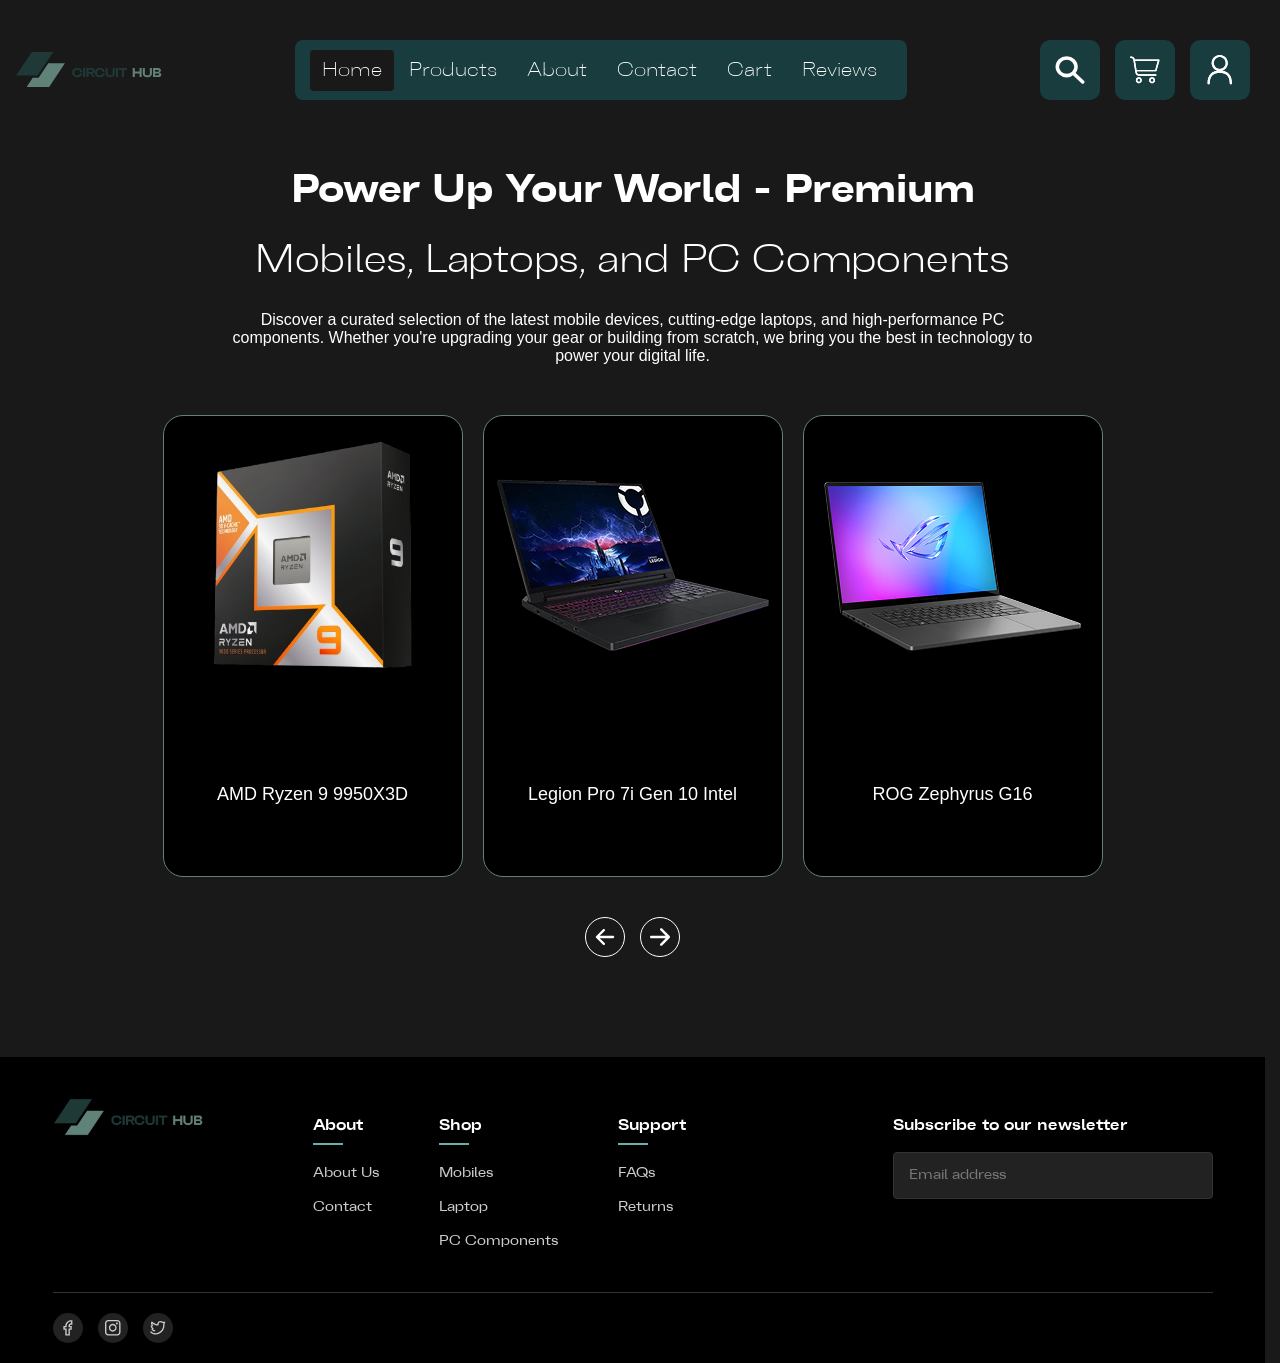
<file: index.html>
<!doctype html>
<html lang="en">
<head>
    <meta charset="UTF-8">
    <meta name="viewport"
          content="width=device-width, user-scalable=no, initial-scale=1.0, maximum-scale=1.0, minimum-scale=1.0">
    <meta http-equiv="X-UA-Compatible" content="ie=edge">
    <title>PC-Components Store</title>
    <script src="./js/scriptmain.js" defer></script>
    <link rel="stylesheet" href="style.css"/>
    <link rel="icon" href="icons/favicon%20icon.png" type="image/x-icon">
</head>
<body>

<header class="header">
    <div class="header-inner">

        <!-- Логотип -->
        <div class="header-left">
            <div class="logo-bar"></div>
            <img src="icons/logo.svg" alt="Circuit Hub" class="logo-img">
        </div>

        <!-- Гамбургер (для мобильных) -->
        <div class="hamburger" id="hamburger">
            <span></span>
            <span></span>
            <span></span>
        </div>

        <!-- Главное меню -->
        <nav class="header-nav" id="header-nav">
            <ul class="nav-list">
                <li><a href="#" class="nav-link active">Home</a></li>
                <li><a href="product.html" class="nav-link">Products</a></li>
                <li><a href="about.html" class="nav-link">About</a></li>
                <li><a href="contact.html" class="nav-link">Contact</a></li>
                <li><a href="shoppingcart.html" class="nav-link">Cart</a></li>
                <li><a href="review.html" class="nav-link">Reviews</a></li>
            </ul>
        </nav>

        <!-- Иконки справа -->
        <div class="header-right">
            <button class="icon-btn" aria-label="Search">
                <img src="icons/search.svg" alt="">
            </button>
            <button class="icon-btn" aria-label="Shopping Cart">
                <img src="icons/cart_home.svg" alt="">
            </button>
            <button class="icon-btn" aria-label="Profile">
                <img src="icons/profile.svg" alt="">
            </button>
        </div>

    </div>
</header>
<section class="hero-section">
    <h1 class="hero-title">Power Up Your World - Premium</h1>
    <h2 class="hero-subtitle">Mobiles, Laptops, and PC Components</h2>
    <p class="hero-description">
        Discover a curated selection of the latest mobile devices, cutting-edge laptops, and high-performance PC components. Whether you're upgrading your gear or building from scratch, we bring you the best in technology to power your digital life.
    </p>

    <div class="slider-container">
        <div class="slider" id="product-slider">
            <div class="product-card">
                <div class="product-images">
                    <img src="./images/home_images/9950x3d.png" alt="Intel Core i9 9950X3D">
                </div>
                <div class="product-name">AMD Ryzen 9 9950X3D</div>
            </div>

            <div class="product-card">
                <div class="product-images">
                    <img src="./images/home_images/Legion Pro 7i Gen 10 Intel.png" alt="Legion Pro 7i Gen 10 Intel">
                </div>
                <div class="product-name">Legion Pro 7i Gen 10 Intel</div>
            </div>

            <div class="product-card">
                <div class="product-images">
                    <img src="./images/home_images/ROG Zephyrus G16.png" alt="ROG Zephyrus G16">
                </div>
                <div class="product-name">ROG Zephyrus G16</div>
            </div>

            <div class="product-card">
                <div class="product-images">
                    <img src="./images/home_images/4070s.png" alt="Asus GeForce RTX 4070">
                </div>
                <div class="product-name">GeForce RTX 5070 Ti </div>
            </div>

            <div class="product-card">
                <div class="product-images">
                    <img src="./images/home_images/AMD Ryzen 7 9800X3D.png" alt="AMD Ryzen 7 9800X3D">
                </div>
                <div class="product-name">AMD Ryzen 7 9800X3D</div>
            </div>

            <div class="product-card">
                <div class="product-images">
                    <img src="./images/home_images/Apple iPhone 16 Pro Max.png" alt="Apple iPhone 16 Pro Max">
                </div>
                <div class="product-name">Apple iPhone 16 Pro Max</div>
            </div>

            <div class="product-card">
                <div class="product-images">
                    <img src="./images/home_images/5070ti.png" alt="RTX 5080">
                </div>
                <div class="product-name">GeForce RTX 5070 Ti</div>
            </div>
        </div>
    </div>

    <div class="slider-controls">
        <button class="slider-arrow" id="prev-btn">
            <img src="./icons/left-arrow.svg" alt="Previous">
        </button>
        <button class="slider-arrow" id="next-btn">
            <img src="./icons/right-arrow.svg" alt="Next">
        </button>
    </div>
</section>


</body>
<footer class="footer">
    <div class="footer-content">
        <div class="footer-top">
            <div class="footer-logo">
                <!-- Circuit Hub Logo -->
                <img src="./icons/Group 19.png" alt="Circuit Hub Logo">
            </div>

            <div class="footer-nav">
                <div class="nav-column">
                    <h3>About</h3>
                    <ul>
                        <li><a href="#">About Us</a></li>
                        <li><a href="#">Contact</a></li>
                    </ul>
                </div>

                <div class="nav-column">
                    <h3>Shop</h3>
                    <ul>
                        <li><a href="#">Mobiles</a></li>
                        <li><a href="#">Laptop</a></li>
                        <li><a href="#">PC Components</a></li>
                    </ul>
                </div>

                <div class="nav-column">
                    <h3>Support</h3>
                    <ul>
                        <li><a href="#">FAQs</a></li>
                        <li><a href="#">Returns</a></li>
                    </ul>
                </div>
            </div>

            <div class="footer-newsletter">
                <h3>Subscribe to our newsletter</h3>
                <input type="email" placeholder="Email address">
            </div>
        </div>

        <div class="footer-bottom">
            <div class="social-icons">
                <!-- Social Media Icons -->
                <a href="#" class="social-icon">
                    <img src="./icons/fa.svg" alt="Facebook">
                </a>
                <a href="#" class="social-icon">
                    <img src="./icons/ins.svg" alt="Instagram">
                </a>
                <a href="#" class="social-icon">
                    <img src="./icons/tw.svg" alt="Twitter">
                </a>
            </div>
        </div>
    </div>
</footer>
</html>
</file>
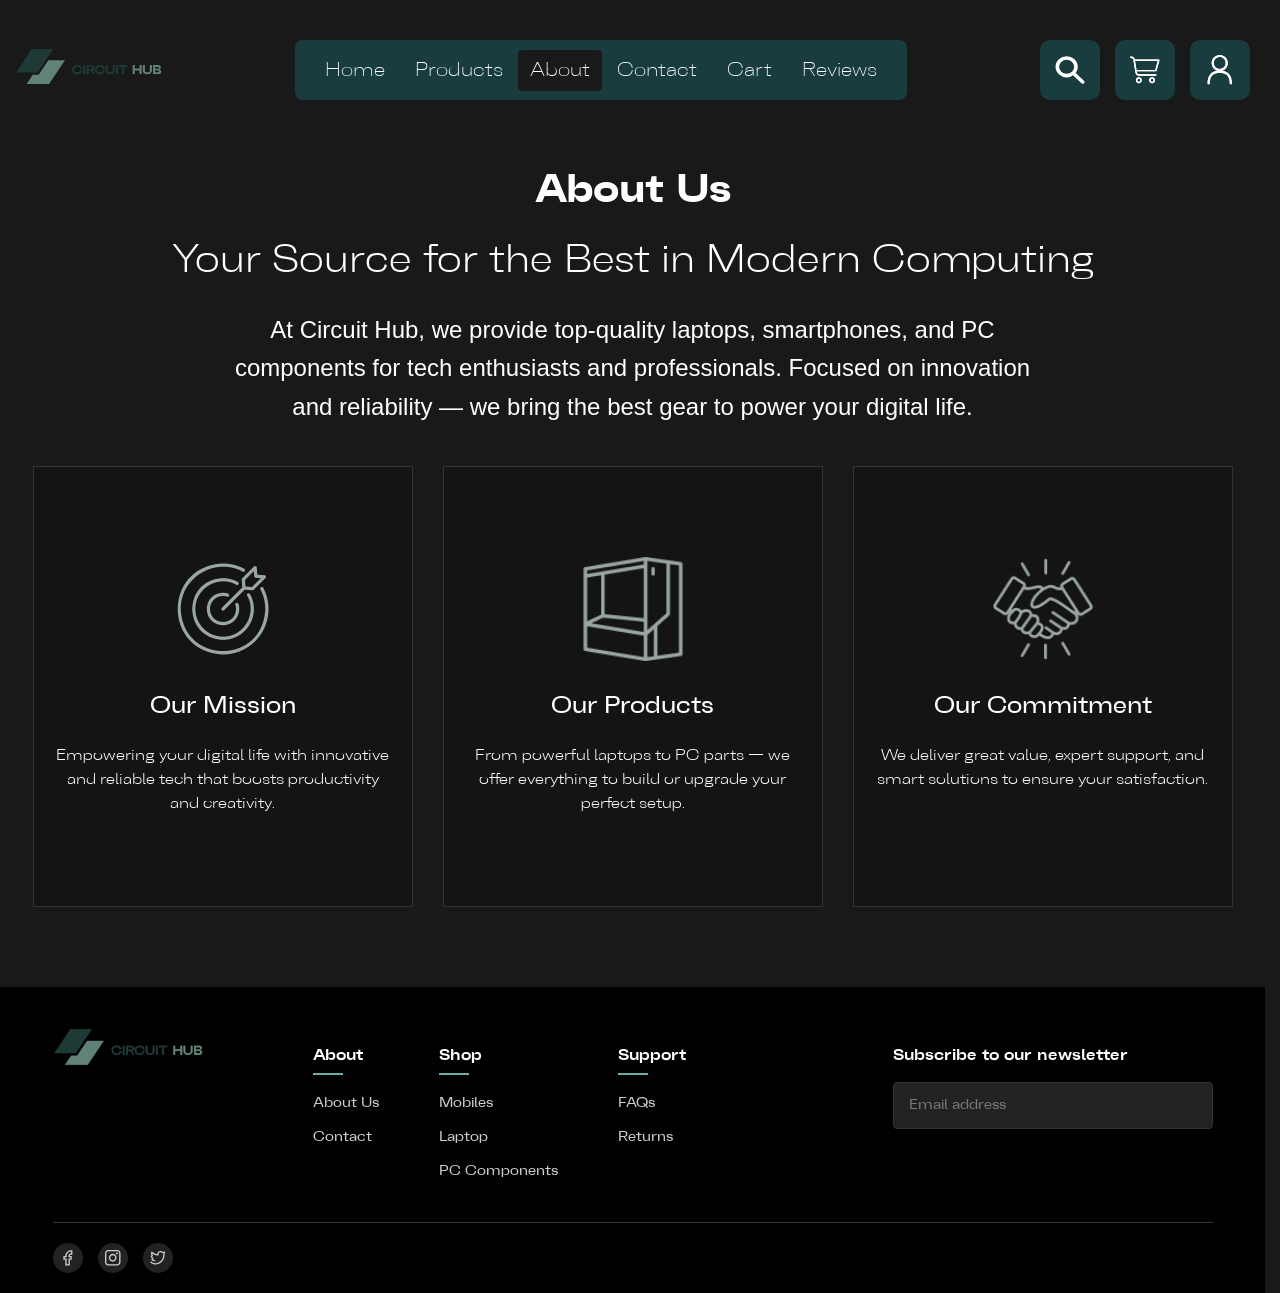
<file: about.html>
<!doctype html>
<html lang="en">
<head>
  <meta charset="UTF-8">
  <meta name="description" content="About Circuit Hub — наша миссия, продукты и приверженность качеству.">
  <meta name="viewport" content="width=device-width, initial-scale=1">
  <title>About — Circuit Hub</title>
  <link rel="icon" href="icons/favicon icon.png" type="image/x-icon">
  <link rel="stylesheet" href="style.css">
  <script src="/js/script.js" defer></script>
</head>
<body>

<header class="header" role="banner">
  <div class="header-inner">
    <!-- Логотип -->
    <div class="header-left">
      <div class="logo-bar" aria-hidden="true"></div>
      <a href="index.html" aria-label="Перейти на главную">
        <img src="icons/logo.svg" alt="Circuit Hub logo" class="logo-img">
      </a>
    </div>

    <!-- Гамбургер (для мобильных) -->
    <div class="hamburger" id="hamburger">
      <span></span>
      <span></span>
      <span></span>
    </div>

    <!-- Главное меню -->
    <nav class="header-nav" id="header-nav" aria-label="Главное меню">
      <ul class="nav-list">
        <li><a href="index.html" class="nav-link">Home</a></li>
        <li><a href="product.html" class="nav-link">Products</a></li>
        <li>
          <a
                  href="about.html"
                  class="nav-link active"
                  aria-current="page"
          >About</a>
        </li>
        <li><a href="contact.html" class="nav-link">Contact</a></li>
        <li><a href="shoppingcart.html" class="nav-link">Cart</a></li>
        <li><a href="review.html" class="nav-link">Reviews</a></li>
      </ul>
    </nav>

    <!-- Иконки справа -->
    <div class="header-right">
      <button type="button" class="icon-btn" aria-label="Поиск">
        <img src="icons/search.svg" alt="">
      </button>
      <button type="button" class="icon-btn" aria-label="Корзина">
        <img src="icons/cart_home.svg" alt="">
      </button>
      <button type="button" class="icon-btn" aria-label="Профиль">
        <img src="icons/profile.svg" alt="">
      </button>
    </div>
  </div>
</header>

<main role="main">
  <!-- Hero Section -->
  <section class="hero-section">
    <div class="hero-content">
      <h1 class="hero-title">About Us</h1>
      <p class="hero-subtitle">Your Source for the Best in Modern Computing</p>

      <div class="hero-description">
        <p>
          At Circuit Hub, we provide top-quality laptops, smartphones, and PC components
          for tech enthusiasts and professionals. Focused on innovation and reliability —
          we bring the best gear to power your digital life.
        </p>
      </div>

      <div class="features-container">
        <article class="feature-card">
          <figure class="feature-icon">
            <img src="images/about_images/Our%20Mission.png" alt="Иконка: Наша миссия">
          </figure>
          <h2 class="feature-title">Our Mission</h2>
          <p class="feature-text">
            Empowering your digital life with innovative and reliable tech that
            boosts productivity and creativity.
          </p>
        </article>

        <article class="feature-card">
          <figure class="feature-icon">
            <img src="images/about_images/Our%20Products.png" alt="Иконка: Наши продукты">
          </figure>
          <h2 class="feature-title">Our Products</h2>
          <p class="feature-text">
            From powerful laptops to PC parts — we offer everything to
            build or upgrade your perfect setup.
          </p>
        </article>

        <article class="feature-card">
          <figure class="feature-icon">
            <img src="images/about_images/Our%20Commitment.png" alt="Иконка: Наша приверженность">
          </figure>
          <h2 class="feature-title">Our Commitment</h2>
          <p class="feature-text">
            We deliver great value, expert support, and smart solutions to
            ensure your satisfaction.
          </p>
        </article>
      </div>
    </div>
  </section>
</main>

</body>
<footer class="footer">
  <div class="footer-content">
    <div class="footer-top">
      <div class="footer-logo">
        <!-- Circuit Hub Logo -->
        <img src="./icons/Group 19.png" alt="Circuit Hub Logo">
      </div>

      <div class="footer-nav">
        <div class="nav-column">
          <h3>About</h3>
          <ul>
            <li><a href="#">About Us</a></li>
            <li><a href="#">Contact</a></li>
          </ul>
        </div>

        <div class="nav-column">
          <h3>Shop</h3>
          <ul>
            <li><a href="#">Mobiles</a></li>
            <li><a href="#">Laptop</a></li>
            <li><a href="#">PC Components</a></li>
          </ul>
        </div>

        <div class="nav-column">
          <h3>Support</h3>
          <ul>
            <li><a href="#">FAQs</a></li>
            <li><a href="#">Returns</a></li>
          </ul>
        </div>
      </div>

      <div class="footer-newsletter">
        <h3>Subscribe to our newsletter</h3>
        <input type="email" placeholder="Email address">
      </div>
    </div>

    <div class="footer-bottom">
      <div class="social-icons">
        <!-- Social Media Icons -->
        <a href="#" class="social-icon">
          <img src="./icons/fa.svg" alt="Facebook">
        </a>
        <a href="#" class="social-icon">
          <img src="./icons/ins.svg" alt="Instagram">
        </a>
        <a href="#" class="social-icon">
          <img src="./icons/tw.svg" alt="Twitter">
        </a>
      </div>
    </div>
  </div>
</footer>
</html>
</file>
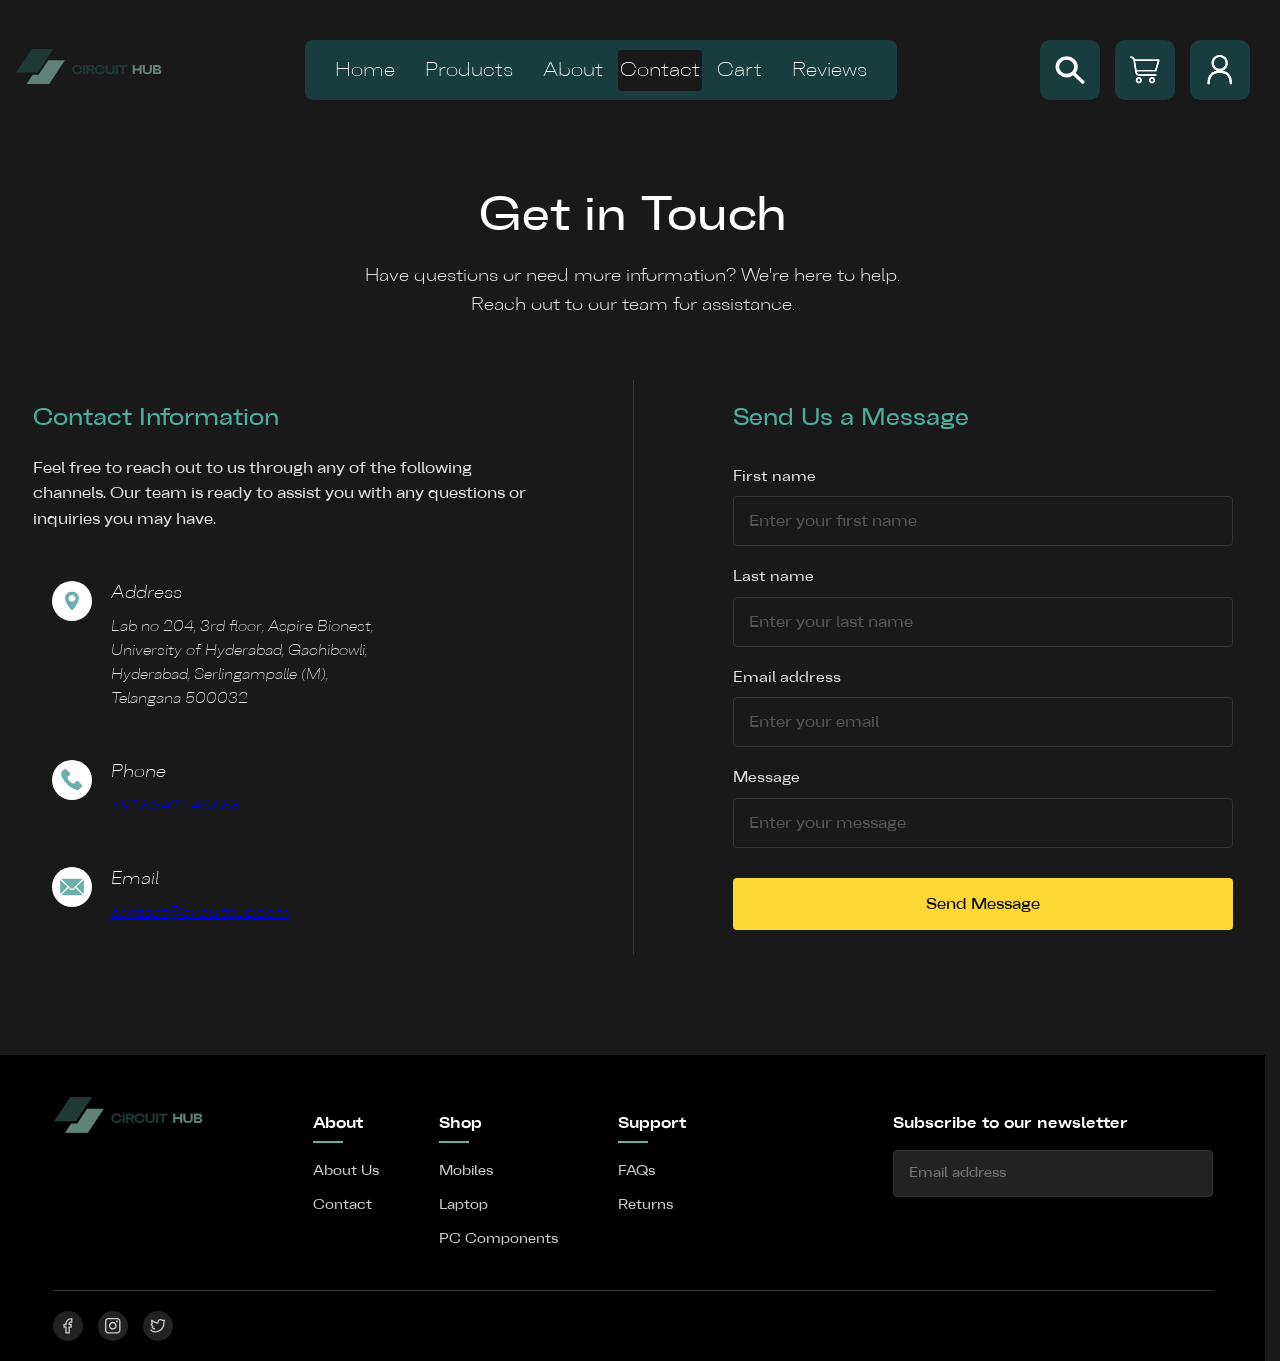
<file: contact.html>
<!doctype html>
<html lang="en">
<head>
  <meta charset="UTF-8">
  <meta name="description" content="Contact Circuit Hub – get in touch for support, inquiries or feedback.">
  <meta name="viewport" content="width=device-width, initial-scale=1">
  <title>Contact — Circuit Hub</title>
  <link rel="icon" href="icons/favicon icon.png" type="image/x-icon">
  <link rel="stylesheet" href="style.css">
  <script src="/js/script.js" defer></script>
</head>
<body>

<header class="header" role="banner">
  <div class="header-inner">
    <!-- Logo -->
    <div class="header-left">
      <div class="logo-bar" aria-hidden="true"></div>
      <a href="index.html" aria-label="Go to homepage">
        <img src="icons/logo.svg" alt="Circuit Hub logo" class="logo-img">
      </a>
    </div>

    <!-- Гамбургер (для мобильных) -->
    <div class="hamburger" id="hamburger">
      <span></span>
      <span></span>
      <span></span>
    </div>

    <!-- Main navigation -->
    <nav id="header-nav" class="header-nav" aria-label="Main menu">
      <ul class="nav-list">
        <li><a href="index.html" class="nav-link">Home</a></li>
        <li><a href="product.html" class="nav-link">Products</a></li>
        <li><a href="about.html" class="nav-link">About</a></li>
        <li><a href="contact.html" class="nav-link active" aria-current="page">Contact</a></li>
        <li><a href="shoppingcart.html" class="nav-link">Cart</a></li>
        <li><a href="review.html" class="nav-link">Reviews</a></li>
      </ul>
    </nav>

    <!-- Header icons -->
    <div class="header-right">
      <button type="button" class="icon-btn" aria-label="Search">
        <img src="icons/search.svg" alt="">
      </button>
      <button type="button" class="icon-btn" aria-label="Shopping Cart">
        <img src="icons/cart_home.svg" alt="">
      </button>
      <button type="button" class="icon-btn" aria-label="Profile">
        <img src="icons/profile.svg" alt="">
      </button>
    </div>
  </div>
</header>

<main role="main">
  <section class="contact-section" aria-labelledby="contact-title">
    <div class="contact-container">
      <h1 id="contact-title" class="contact-title">Get in Touch</h1>
      <p class="contact-subtitle">
        Have questions or need more information? We're here to help.<br>
        Reach out to our team for assistance.
      </p>

      <div class="contact-content">
        <!-- Contact Info -->
        <div class="contact-info" aria-labelledby="info-heading">
          <h2 id="info-heading">Contact Information</h2>
          <p class="contact-intro">
            Feel free to reach out to us through any of the following
            channels. Our team is ready to assist you with any questions
            or inquiries you may have.
          </p>

          <address>
            <div class="contact-item">
              <div class="contact-icon" aria-hidden="true">
                <img src="icons/address.svg" alt="Location icon">
              </div>
              <div class="contact-details">
                <h3>Address</h3>
                <p>
                  Lab no 204, 3rd floor, Aspire Bionest,<br>
                  University of Hyderabad, Gachibowli,<br>
                  Hyderabad, Serlingampalle (M),<br>
                  Telangana 500032
                </p>
              </div>
            </div>

            <div class="contact-item">
              <div class="contact-icon" aria-hidden="true">
                <img src="icons/phone.svg" alt="Phone icon">
              </div>
              <div class="contact-details">
                <h3>Phone</h3>
                <p><a href="tel:+918341243888">+91 83412 43888</a></p>
              </div>
            </div>

            <div class="contact-item">
              <div class="contact-icon" aria-hidden="true">
                <img src="icons/email.svg" alt="Email icon">
              </div>
              <div class="contact-details">
                <h3>Email</h3>
                <p><a href="mailto:contact@circuithub.com">contact@circuithub.com</a></p>
              </div>
            </div>
          </address>
        </div>

        <!-- Contact Form -->
        <div class="contact-form" aria-labelledby="form-heading">
          <h2 id="form-heading">Send Us a Message</h2>
          <form action="#" method="post">
            <div class="form-group">
              <label for="firstName">First name</label>
              <input
                      type="text"
                      id="firstName"
                      name="firstName"
                      placeholder="Enter your first name"
                      required
              >
            </div>
            <div class="form-group">
              <label for="lastName">Last name</label>
              <input
                      type="text"
                      id="lastName"
                      name="lastName"
                      placeholder="Enter your last name"
                      required
              >
            </div>
            <div class="form-group">
              <label for="email">Email address</label>
              <input
                      type="email"
                      id="email"
                      name="email"
                      placeholder="Enter your email"
                      required
              >
            </div>
            <div class="form-group">
              <label for="message">Message</label>
              <input type="email" id="message" placeholder="Enter your message">
            </div>
            <button type="submit" class="submit-btn">Send Message</button>
          </form>
        </div>
      </div>
    </div>
  </section>
</main>

</body>
<footer class="footer">
  <div class="footer-content">
    <div class="footer-top">
      <div class="footer-logo">
        <!-- Circuit Hub Logo -->
        <img src="./icons/Group 19.png" alt="Circuit Hub Logo">
      </div>

      <div class="footer-nav">
        <div class="nav-column">
          <h3>About</h3>
          <ul>
            <li><a href="#">About Us</a></li>
            <li><a href="#">Contact</a></li>
          </ul>
        </div>

        <div class="nav-column">
          <h3>Shop</h3>
          <ul>
            <li><a href="#">Mobiles</a></li>
            <li><a href="#">Laptop</a></li>
            <li><a href="#">PC Components</a></li>
          </ul>
        </div>

        <div class="nav-column">
          <h3>Support</h3>
          <ul>
            <li><a href="#">FAQs</a></li>
            <li><a href="#">Returns</a></li>
          </ul>
        </div>
      </div>

      <div class="footer-newsletter">
        <h3>Subscribe to our newsletter</h3>
        <input type="email" placeholder="Email address">
      </div>
    </div>

    <div class="footer-bottom">
      <div class="social-icons">
        <!-- Social Media Icons -->
        <a href="#" class="social-icon">
          <img src="./icons/fa.svg" alt="Facebook">
        </a>
        <a href="#" class="social-icon">
          <img src="./icons/ins.svg" alt="Instagram">
        </a>
        <a href="#" class="social-icon">
          <img src="./icons/tw.svg" alt="Twitter">
        </a>
      </div>
    </div>
  </div>
</footer>
</html>
</file>
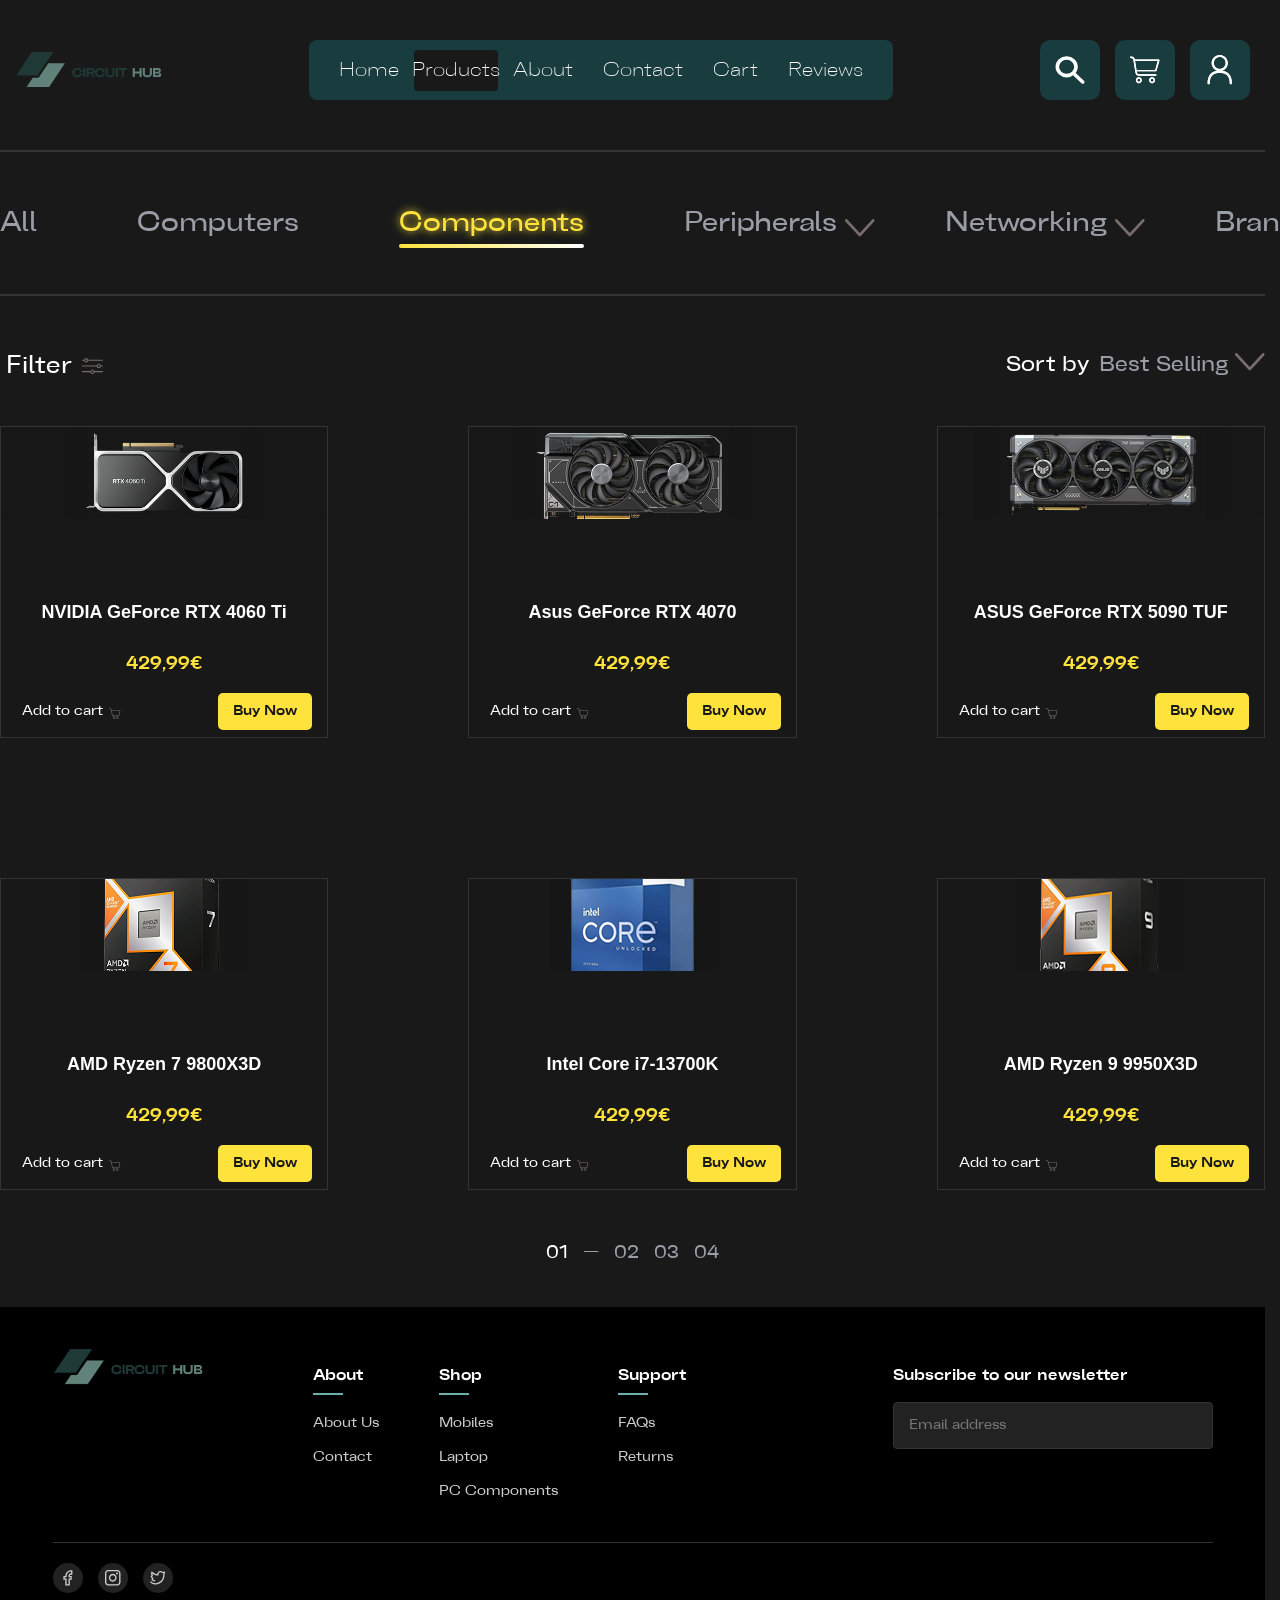
<file: product.html>
<!doctype html>
<html lang="en">
<head>
  <meta charset="UTF-8">
  <meta name="viewport"
        content="width=device-width, user-scalable=no, initial-scale=1.0, maximum-scale=1.0, minimum-scale=1.0">
  <meta http-equiv="X-UA-Compatible" content="ie=edge">
  <title>PC-Components Store</title>
  <script src="/js/scriptproduct.js" defer></script>
  <link rel="stylesheet" href="style.css"/>
  <link rel="icon" href="icons/favicon%20icon.png" type="image/x-icon">
</head>
<body>

<header class="header">
  <div class="header-inner">

    <!-- Логотип -->
    <div class="header-left">
      <div class="logo-bar"></div>
      <img src="icons/logo.svg" alt="Circuit Hub" class="logo-img">
    </div>

    <!-- Гамбургер (для мобильных) -->
    <div class="hamburger" id="hamburger">
      <span></span>
      <span></span>
      <span></span>
    </div>

    <!-- Главное меню -->
    <nav class="header-nav" id="header-nav">
      <ul class="nav-list">
        <li><a href="index.html" class="nav-link">Home</a></li>
        <li><a href="" class="nav-link active">Products</a></li>
        <li><a href="about.html" class="nav-link">About</a></li>
        <li><a href="contact.html" class="nav-link">Contact</a></li>
        <li><a href="shoppingcart.html" class="nav-link">Cart</a></li>
        <li><a href="review.html" class="nav-link">Reviews</a></li>
      </ul>
    </nav>

    <!-- Иконки справа -->
    <div class="header-right">
      <button class="icon-btn" aria-label="Search" id="search-toggle">
        <img src="icons/search.svg" alt="Search">
      </button>
      <!-- Само поле поиска: скрыто по-умолчанию -->
      <input
              type="text"
              id="search-input"
              placeholder="Search..."
              aria-label="Search products"
              class="search-input"
      />
      <button class="icon-btn" aria-label="Shopping Cart">
        <img src="icons/cart_home.svg" alt="">
      </button>
      <button class="icon-btn" aria-label="Profile">
        <img src="icons/profile.svg" alt="">
      </button>
    </div>

  </div>
</header>

<!-- Divider stripe -->
<div class="divider"></div>





<!-- Category Navigation -->
<nav class="category-nav">
  <a href="#" class="category-link">All</a>
  <a href="#" class="category-link">Computers</a>
  <a href="#" class="category-link active">Components</a>
  <a href="#" class="category-link">Peripherals <img src="icons/chevron-down.svg" alt="" class="icon"></a>
  <a href="#" class="category-link">Networking <img src="icons/chevron-down.svg" alt="" class="icon"></a>
  <a href="#" class="category-link">Brands</a>
</nav>

<!-- Divider stripe -->
<div class="divider"></div>

<!-- Product Controls: Filter and Sort -->
<div class="product-controls">
  <button class="filter-button">Filter <img src="icons/filter.svg" alt=""></button>
  <div class="sort-control">
    <span>Sort by</span>
    <span class="selected">Best Selling <img src="icons/chevron-down.svg" alt=""></span>
  </div>
</div>

<!-- Product Grid -->
<div class="product-grid">
  <!-- Product 1 -->
  <div class="product-card-info">
    <div class="product-image">
      <img src="images/product_images/NVIDIA%20GeForce%20RTX%204060%20Ti.png" alt="NVIDIA GeForce RTX 4060 Ti" class="special-img">
    </div>
    <div class="product-info">
      <h3 class="product-name">NVIDIA GeForce RTX 4060 Ti</h3>
      <div class="product-price">429,99€</div>
      <div class="product-actions">
        <button class="add-to-cart">Add to cart <img src="icons/shopping_cart.svg" alt=""></button>
        <button class="buy-now">Buy Now</button>
      </div>
    </div>
  </div>

  <!-- Product 2 -->
  <div class="product-card-info">
    <div class="product-image">
      <img src="images/product_images/Asus%20GeForce%20RTX%204070.png" alt="Asus GeForce RTX 4070">
    </div>
    <div class="product-info">
      <h3 class="product-name">Asus GeForce RTX 4070</h3>
      <div class="product-price">429,99€</div>
      <div class="product-actions">
        <button class="add-to-cart">Add to cart <img src="icons/shopping_cart.svg" alt=""></button>
        <button class="buy-now">Buy Now</button>
      </div>
    </div>
  </div>

  <!-- Product 3 -->
  <div class="product-card-info">
    <div class="product-image">
      <img src="images/product_images/ASUS%20GeForce%20RTX%205090%20TUF.png" alt="ASUS GeForce RTX 5090 TUF">
    </div>
    <div class="product-info">
      <h3 class="product-name">ASUS GeForce RTX 5090 TUF</h3>
      <div class="product-price">429,99€</div>
      <div class="product-actions">
        <button class="add-to-cart">Add to cart <img src="icons/shopping_cart.svg" alt=""></button>
        <button class="buy-now">Buy Now</button>
      </div>
    </div>
  </div>

  <!-- Product 4 -->
  <div class="product-card-info">
    <div class="product-image">
      <img src="images/product_images/AMD%20Ryzen%207%209800X3D.png" alt="AMD Ryzen 7 9800X3D">
    </div>
    <div class="product-info">
      <h3 class="product-name">AMD Ryzen 7 9800X3D</h3>
      <div class="product-price">429,99€</div>
      <div class="product-actions">
        <button class="add-to-cart">Add to cart <img src="icons/shopping_cart.svg" alt=""></button>
        <button class="buy-now">Buy Now</button>
      </div>
    </div>
  </div>

  <!-- Product 5 -->
  <div class="product-card-info">
    <div class="product-image">
      <img src="images/product_images/intel%20core%20i7-13700k.png" alt="Intel Core i7-13700K">
    </div>
    <div class="product-info">
      <h3 class="product-name">Intel Core i7-13700K</h3>
      <div class="product-price">429,99€</div>
      <div class="product-actions">
        <button class="add-to-cart">Add to cart <img src="icons/shopping_cart.svg" alt=""></button>
        <button class="buy-now">Buy Now</button>
      </div>
    </div>
  </div>

  <!-- Product 6 -->
  <div class="product-card-info">
    <div class="product-image">
      <img src="images/product_images/AMD%20Ryzen%209%209950X3D.png" alt="AMD Ryzen 9 9950X3D">
    </div>
    <div class="product-info">
      <h3 class="product-name">AMD Ryzen 9 9950X3D</h3>
      <div class="product-price">429,99€</div>
      <div class="product-actions">
        <button class="add-to-cart">Add to cart <img src="icons/shopping_cart.svg" alt=""></button>
        <button class="buy-now">Buy Now</button>
      </div>
    </div>
  </div>
</div>

<!-- Pagination -->
<div class="pagination">
  <span class="page-number active">01</span>
  <span>—</span>
  <span class="page-number">02</span>
  <span class="page-number">03</span>
  <span class="page-number">04</span>
</div>

<script>
  // Hamburger menu toggle
  document.getElementById('hamburger').addEventListener('click', function() {
    document.getElementById('header-nav').classList.toggle('active');
  });
</script>
</body>
<footer class="footer">
  <div class="footer-content">
    <div class="footer-top">
      <div class="footer-logo">
        <!-- Circuit Hub Logo -->
        <img src="./icons/Group 19.png" alt="Circuit Hub Logo">
      </div>

      <div class="footer-nav">
        <div class="nav-column">
          <h3>About</h3>
          <ul>
            <li><a href="#">About Us</a></li>
            <li><a href="#">Contact</a></li>
          </ul>
        </div>

        <div class="nav-column">
          <h3>Shop</h3>
          <ul>
            <li><a href="#">Mobiles</a></li>
            <li><a href="#">Laptop</a></li>
            <li><a href="#">PC Components</a></li>
          </ul>
        </div>

        <div class="nav-column">
          <h3>Support</h3>
          <ul>
            <li><a href="#">FAQs</a></li>
            <li><a href="#">Returns</a></li>
          </ul>
        </div>
      </div>

      <div class="footer-newsletter">
        <h3>Subscribe to our newsletter</h3>
        <input type="email" placeholder="Email address">
      </div>
    </div>

    <div class="footer-bottom">
      <div class="social-icons">
        <!-- Social Media Icons -->
        <a href="#" class="social-icon">
          <img src="./icons/fa.svg" alt="Facebook">
        </a>
        <a href="#" class="social-icon">
          <img src="./icons/ins.svg" alt="Instagram">
        </a>
        <a href="#" class="social-icon">
          <img src="./icons/tw.svg" alt="Twitter">
        </a>
      </div>
    </div>
  </div>
</footer>
</html>
</file>
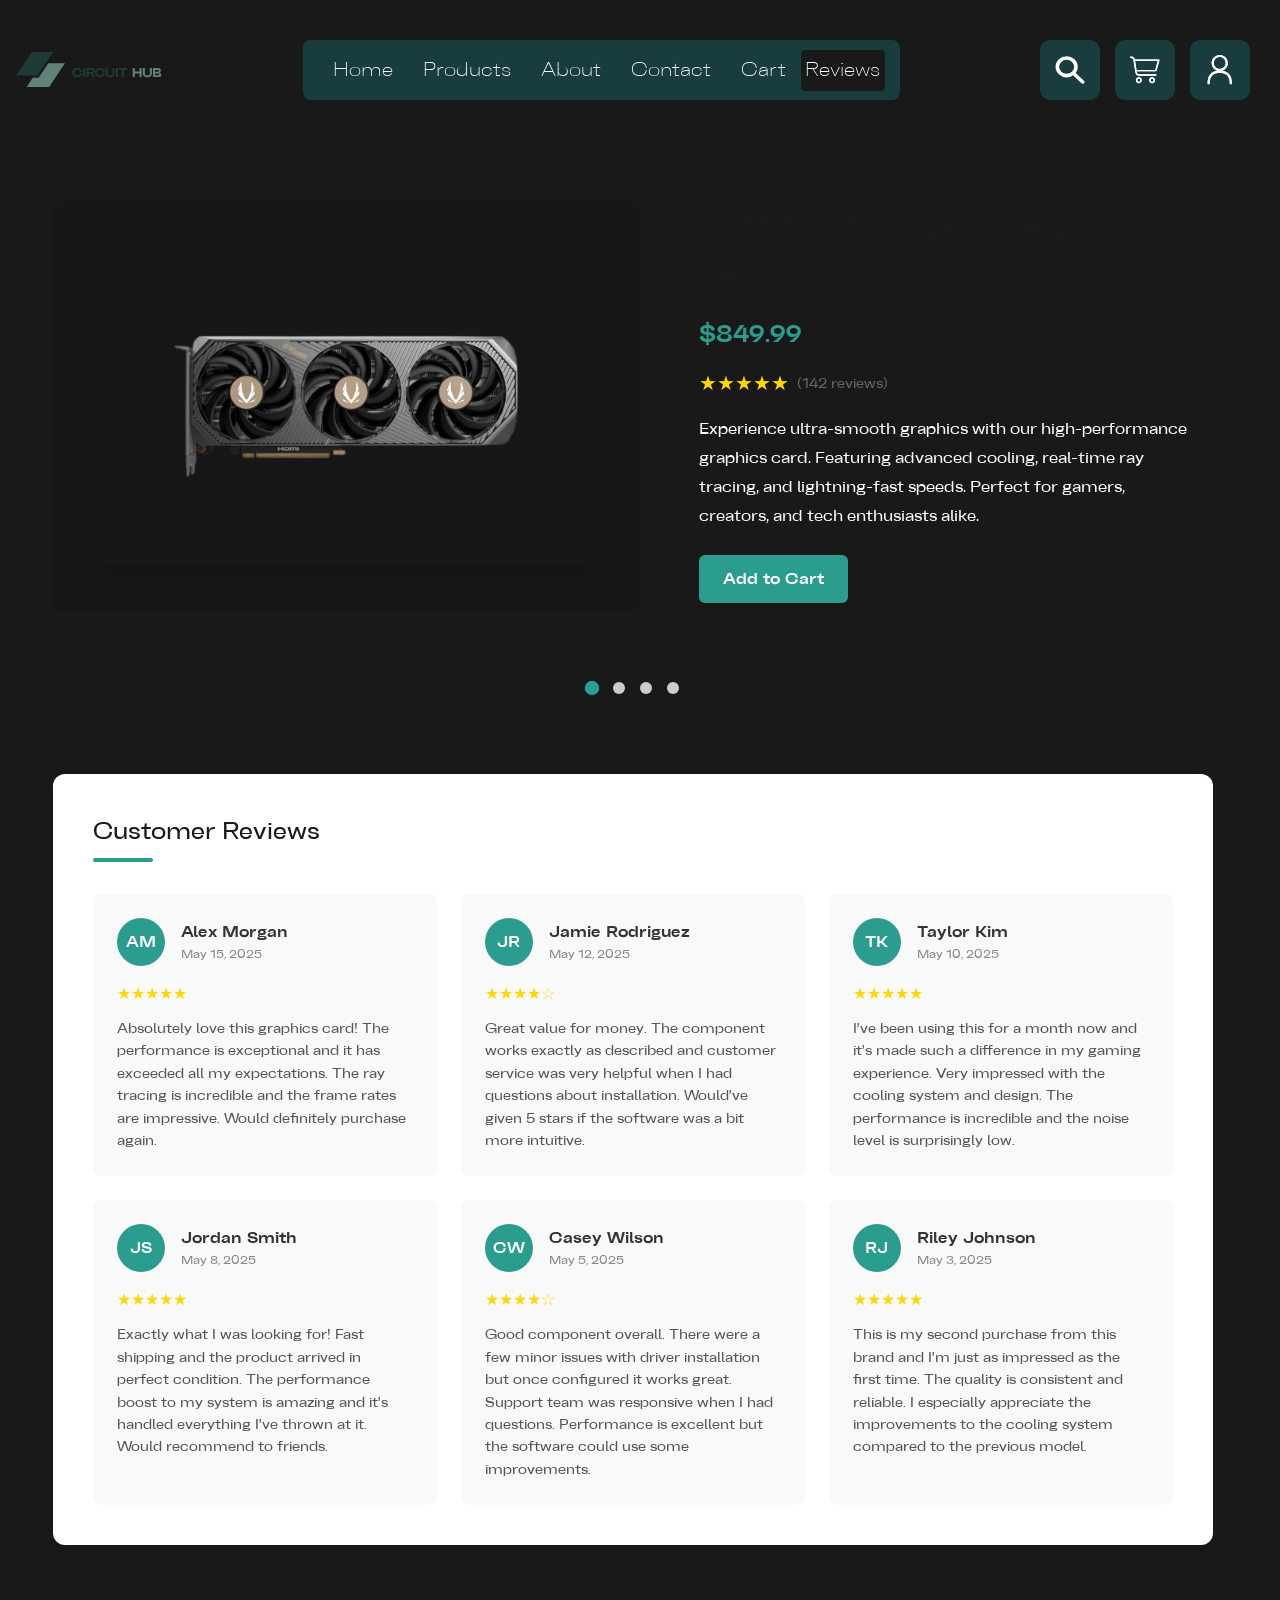
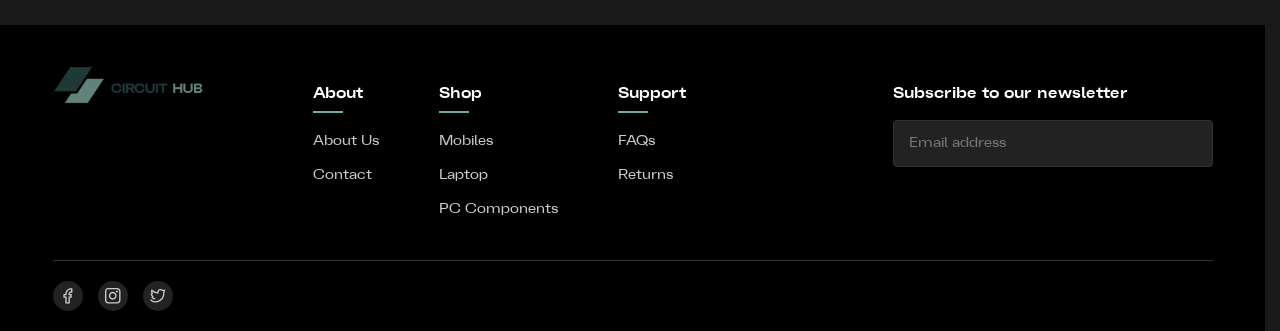
<file: review.html>
<!doctype html>
<html lang="en">
<head>
  <meta charset="UTF-8">
  <meta name="viewport"
        content="width=device-width, user-scalable=no, initial-scale=1.0, maximum-scale=1.0, minimum-scale=1.0">
  <meta http-equiv="X-UA-Compatible" content="ie=edge">
  <title>PC-Components Store</title>
  <script src="/js/script.js" defer></script>
  <link rel="stylesheet" href="style.css"/>
  <link rel="icon" href="icons/favicon%20icon.png" type="image/x-icon">
</head>
<body>

<header class="header">
  <div class="header-inner">

    <!-- Логотип -->
    <div class="header-left">
      <div class="logo-bar"></div>
      <img src="icons/logo.svg" alt="Circuit Hub" class="logo-img">
    </div>

    <!-- Гамбургер (для мобильных) -->
    <div class="hamburger" id="hamburger">
      <span></span>
      <span></span>
      <span></span>
    </div>

    <!-- Главное меню -->
    <nav class="header-nav" id="header-nav">
      <ul class="nav-list">
        <li><a href="index.html" class="nav-link">Home</a></li>
        <li><a href="product.html" class="nav-link">Products</a></li>
        <li><a href="about.html" class="nav-link">About</a></li>
        <li><a href="contact.html" class="nav-link">Contact</a></li>
        <li><a href="shoppingcart.html" class="nav-link">Cart</a></li>
        <li><a href="#" class="nav-link active">Reviews</a></li>
      </ul>
    </nav>

    <!-- Иконки справа -->
    <div class="header-right">
      <button class="icon-btn" aria-label="Search">
        <img src="icons/search.svg" alt="">
      </button>
      <button class="icon-btn" aria-label="Shopping Cart">
        <img src="icons/cart_home.svg" alt="">
      </button>
      <button class="icon-btn" aria-label="Profile">
        <img src="icons/profile.svg" alt="">
      </button>
    </div>

  </div>
</header>

<div class="container">
  <!-- Product Showcase Slider -->
  <div class="product-slider-container">


    <!-- Slider -->
    <div class="product-slider">
      <!-- Product Slide 1 -->
      <div class="product-slide">
        <div class="product-image">
          <img src="./images/product_images/zt-b50700j-10p-image02-removebg-preview.png" alt="High-Performance Graphics Card">
        </div>

        <div class="product-details">
          <h1 class="product-title">RTX 4080 Super Graphics Card</h1>
          <p class="product-price_rev">$849.99</p>

          <div class="product-rating">
            <div class="rating-stars">★★★★★</div>
            <span class="rating-count">(142 reviews)</span>
          </div>

          <p class="product-description">
            Experience ultra-smooth graphics with our high-performance graphics card.
            Featuring advanced cooling, real-time ray tracing, and lightning-fast speeds.
            Perfect for gamers, creators, and tech enthusiasts alike.
          </p>

          <a href="#" class="cta-button">Add to Cart</a>
        </div>
      </div>

      <!-- Product Slide 2 -->
      <div class="product-slide">
        <div class="product-image">
          <img src="./images/product_images/slide2.png" alt="High-Performance CPU">
        </div>

        <div class="product-details">
          <h1 class="product-title">Ryzen 9 7950X Processor</h1>
          <p class="product-price">$499.99</p>

          <div class="product-rating">
            <div class="rating-stars">★★★★★</div>
            <span class="rating-count">(98 reviews)</span>
          </div>

          <p class="product-description">
            Power through demanding workloads with this high-performance CPU.
            With 16 cores and 32 threads, it delivers exceptional processing power
            for gaming, content creation, and professional applications.
          </p>

          <a href="#" class="cta-button">Add to Cart</a>
        </div>
      </div>

      <!-- Product Slide 3 -->
      <div class="product-slide">
        <div class="product-image">
          <img src="./images/product_images/2.png" alt="Gaming Motherboard">
        </div>

        <div class="product-details">
          <h1 class="product-title">ROG Strix Z790-E Gaming Motherboard</h1>
          <p class="product-price">$429.99</p>

          <div class="product-rating">
            <div class="rating-stars">★★★★☆</div>
            <span class="rating-count">(76 reviews)</span>
          </div>

          <p class="product-description">
            Build the ultimate gaming rig with this premium motherboard.
            Featuring PCIe 5.0, WiFi 6E, and robust power delivery for
            overclocking. Enhanced cooling and RGB lighting included.
          </p>

          <a href="#" class="cta-button">Add to Cart</a>
        </div>
      </div>

      <!-- Product Slide 4 -->
      <div class="product-slide">
        <div class="product-image">
          <img src="./images/product_images/5-removebg-preview.png" alt="NVMe SSD">
        </div>

        <div class="product-details">
          <h1 class="product-title">2TB NVMe PCIe 4.0 SSD</h1>
          <p class="product-price">$189.99</p>

          <div class="product-rating">
            <div class="rating-stars">★★★★★</div>
            <span class="rating-count">(107 reviews)</span>
          </div>

          <p class="product-description">
            Experience lightning-fast load times with this high-speed NVMe SSD.
            With sequential read speeds up to 7,000MB/s and write speeds up to 5,500MB/s,
            your system will boot and load applications in seconds.
          </p>

          <a href="#" class="cta-button">Add to Cart</a>
        </div>
      </div>
    </div>

    <!-- Slider Dots -->
    <div class="slider-controls">
      <div class="slider-dot active" data-index="0"></div>
      <div class="slider-dot" data-index="1"></div>
      <div class="slider-dot" data-index="2"></div>
      <div class="slider-dot" data-index="3"></div>
    </div>
  </div>

  <!-- Reviews Section -->
  <div class="reviews-section">
    <h2 class="reviews-title">Customer Reviews</h2>

    <div class="reviews-grid">
      <!-- Review 1 -->
      <div class="review-card">
        <div class="review-header">
          <div class="avatar">AM</div>
          <div class="reviewer-info">
            <div class="reviewer-name">Alex Morgan</div>
            <div class="review-date">May 15, 2025</div>
          </div>
        </div>
        <div class="review-rating">★★★★★</div>
        <p class="review-text">
          Absolutely love this graphics card! The performance is exceptional and it has
          exceeded all my expectations. The ray tracing is incredible and
          the frame rates are impressive. Would definitely purchase again.
        </p>
      </div>

      <!-- Review 2 -->
      <div class="review-card">
        <div class="review-header">
          <div class="avatar">JR</div>
          <div class="reviewer-info">
            <div class="reviewer-name">Jamie Rodriguez</div>
            <div class="review-date">May 12, 2025</div>
          </div>
        </div>
        <div class="review-rating">★★★★☆</div>
        <p class="review-text">
          Great value for money. The component works exactly as described and
          customer service was very helpful when I had questions about installation.
          Would've given 5 stars if the software was a bit more intuitive.
        </p>
      </div>

      <!-- Review 3 -->
      <div class="review-card">
        <div class="review-header">
          <div class="avatar">TK</div>
          <div class="reviewer-info">
            <div class="reviewer-name">Taylor Kim</div>
            <div class="review-date">May 10, 2025</div>
          </div>
        </div>
        <div class="review-rating">★★★★★</div>
        <p class="review-text">
          I've been using this for a month now and it's made such a difference
          in my gaming experience. Very impressed with the cooling system and design.
          The performance is incredible and the noise level is surprisingly low.
        </p>
      </div>

      <!-- Review 4 -->
      <div class="review-card">
        <div class="review-header">
          <div class="avatar">JS</div>
          <div class="reviewer-info">
            <div class="reviewer-name">Jordan Smith</div>
            <div class="review-date">May 8, 2025</div>
          </div>
        </div>
        <div class="review-rating">★★★★★</div>
        <p class="review-text">
          Exactly what I was looking for! Fast shipping and the product arrived
          in perfect condition. The performance boost to my system is amazing and it's
          handled everything I've thrown at it. Would recommend to friends.
        </p>
      </div>

      <!-- Review 5 -->
      <div class="review-card">
        <div class="review-header">
          <div class="avatar">CW</div>
          <div class="reviewer-info">
            <div class="reviewer-name">Casey Wilson</div>
            <div class="review-date">May 5, 2025</div>
          </div>
        </div>
        <div class="review-rating">★★★★☆</div>
        <p class="review-text">
          Good component overall. There were a few minor issues with driver installation but once
          configured it works great. Support team was responsive when I had questions.
          Performance is excellent but the software could use some improvements.
        </p>
      </div>

      <!-- Review 6 -->
      <div class="review-card">
        <div class="review-header">
          <div class="avatar">RJ</div>
          <div class="reviewer-info">
            <div class="reviewer-name">Riley Johnson</div>
            <div class="review-date">May 3, 2025</div>
          </div>
        </div>
        <div class="review-rating">★★★★★</div>
        <p class="review-text">
          This is my second purchase from this brand and I'm just as impressed as the first time.
          The quality is consistent and reliable. I especially appreciate the
          improvements to the cooling system compared to the previous model.
        </p>
      </div>
    </div>
  </div>
</div>


</body>
<footer class="footer">
  <div class="footer-content">
    <div class="footer-top">
      <div class="footer-logo">
        <!-- Circuit Hub Logo -->
        <img src="./icons/Group 19.png" alt="Circuit Hub Logo">
      </div>

      <div class="footer-nav">
        <div class="nav-column">
          <h3>About</h3>
          <ul>
            <li><a href="#">About Us</a></li>
            <li><a href="#">Contact</a></li>
          </ul>
        </div>

        <div class="nav-column">
          <h3>Shop</h3>
          <ul>
            <li><a href="#">Mobiles</a></li>
            <li><a href="#">Laptop</a></li>
            <li><a href="#">PC Components</a></li>
          </ul>
        </div>

        <div class="nav-column">
          <h3>Support</h3>
          <ul>
            <li><a href="#">FAQs</a></li>
            <li><a href="#">Returns</a></li>
          </ul>
        </div>
      </div>

      <div class="footer-newsletter">
        <h3>Subscribe to our newsletter</h3>
        <input type="email" placeholder="Email address">
      </div>
    </div>

    <div class="footer-bottom">
      <div class="social-icons">
        <!-- Social Media Icons -->
        <a href="#" class="social-icon">
          <img src="./icons/fa.svg" alt="Facebook">
        </a>
        <a href="#" class="social-icon">
          <img src="./icons/ins.svg" alt="Instagram">
        </a>
        <a href="#" class="social-icon">
          <img src="./icons/tw.svg" alt="Twitter">
        </a>
      </div>
    </div>
  </div>
</footer>
</html>
</file>
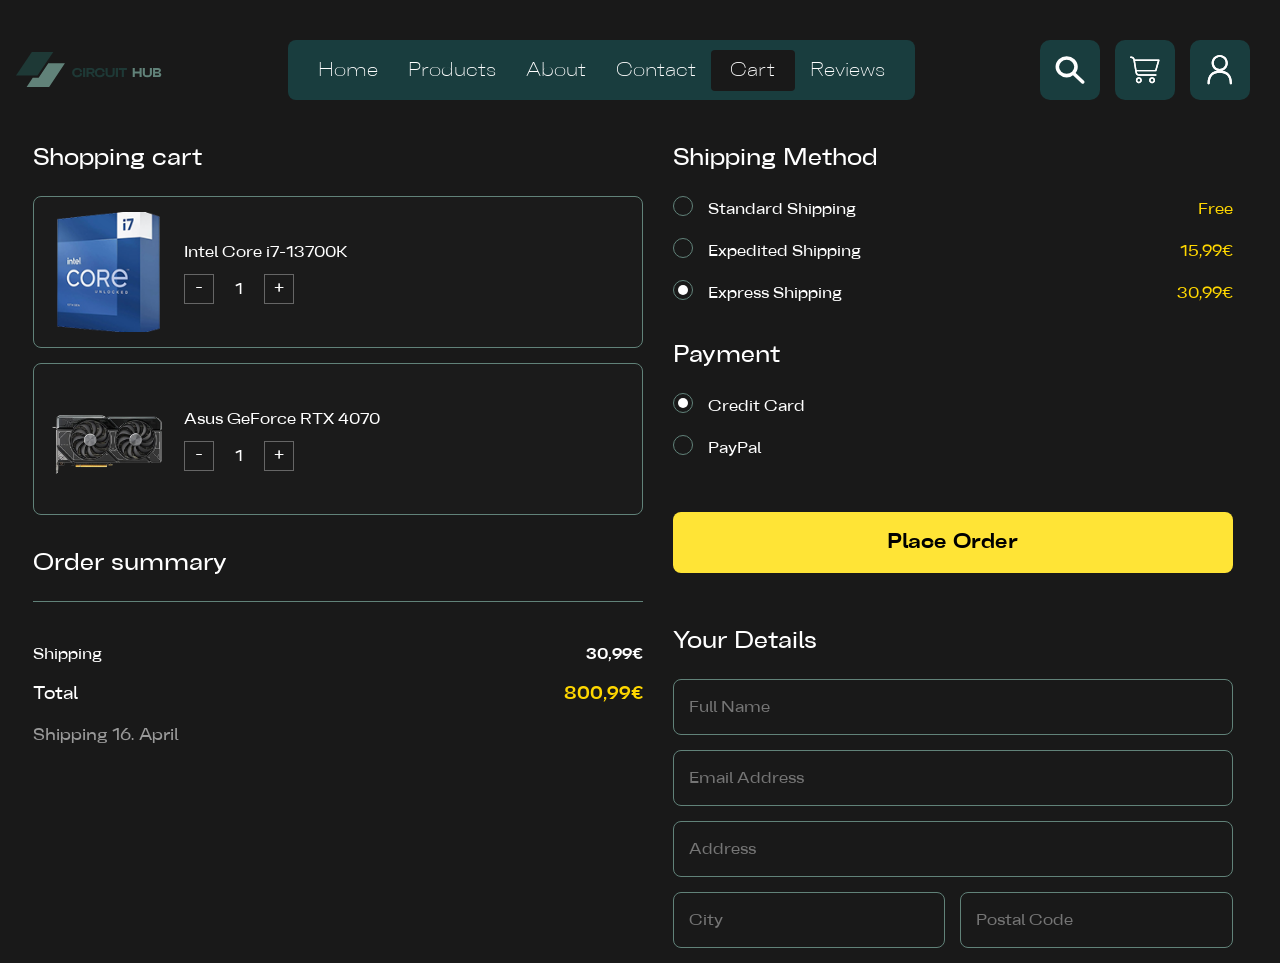
<file: shoppingcart.html>
<!doctype html>
<html lang="en">
<head>
  <meta charset="UTF-8">
  <meta name="viewport"
        content="width=device-width, user-scalable=no, initial-scale=1.0, maximum-scale=1.0, minimum-scale=1.0">
  <meta http-equiv="X-UA-Compatible" content="ie=edge">
  <title>PC-Components Store</title>
  <script src="./js/script.js" defer></script>
  <link rel="stylesheet" href="style.css"/>
  <link rel="icon" href="icons/favicon%20icon.png" type="image/x-icon">
</head>
<body>

<header class="header">
  <div class="header-inner">

    <!-- Логотип -->
    <div class="header-left">
      <div class="logo-bar"></div>
      <img src="icons/logo.svg" alt="Circuit Hub" class="logo-img">
    </div>

    <!-- Гамбургер (для мобильных) -->
    <div class="hamburger" id="hamburger">
      <span></span>
      <span></span>
      <span></span>
    </div>

    <!-- Главное меню -->
    <nav class="header-nav" id="header-nav">
      <ul class="nav-list">
        <li><a href="index.html" class="nav-link">Home</a></li>
        <li><a href="product.html" class="nav-link">Products</a></li>
        <li><a href="about.html" class="nav-link">About</a></li>
        <li><a href="contact.html" class="nav-link">Contact</a></li>
        <li><a href="" class="nav-link active">Cart</a></li>
        <li><a href="review.html" class="nav-link">Reviews</a></li>
      </ul>
    </nav>

    <!-- Иконки справа -->
    <div class="header-right">
      <button class="icon-btn" aria-label="Search">
        <img src="icons/search.svg" alt="">
      </button>
      <button class="icon-btn" aria-label="Shopping Cart">
        <img src="icons/cart_home.svg" alt="">
      </button>
      <button class="icon-btn" aria-label="Profile">
        <img src="icons/profile.svg" alt="">
      </button>
    </div>

  </div>
</header>
<div class="checkout-container">
  <div class="checkout-left">
    <h2>Shopping cart</h2>

    <div class="cart-item">
      <img src="./images/product_images/intel core i7-13700k.png" alt="Intel Core i7-13700K">
      <div class="cart-item-details">
        <div class="cart-item-title">Intel Core i7-13700K</div>
        <div class="quantity-selector">
          <button class="quantity-btn">-</button>
          <input type="text" value="1" class="quantity-input">
          <button class="quantity-btn">+</button>
        </div>
      </div>
      <span class="remove-item">×</span>
    </div>

    <div class="cart-item">
      <img src="./images/product_images/Asus GeForce RTX 4070.png" alt="Asus GeForce RTX 4070">
      <div class="cart-item-details">
        <div class="cart-item-title">Asus GeForce RTX 4070</div>
        <div class="quantity-selector">
          <button class="quantity-btn">-</button>
          <input type="text" value="1" class="quantity-input">
          <button class="quantity-btn">+</button>
        </div>
      </div>
    </div>

    <div class="order-summary">
      <h2>Order summary</h2>
      <div class="summary-line"></div>
      <div class="summary-row">
        <div>Shipping</div>
        <div class="price">30,99€</div>
      </div>
      <div class="summary-row total">
        <div>Total</div>
        <div class="price gold-text">800,99€</div>
      </div>
      <div class="shipping-date">Shipping 16. April</div>
    </div>
  </div>

  <div class="checkout-right">
    <div class="shipping-options">
      <h2>Shipping Method</h2>

      <div class="option-row">
        <div class="option-left">
          <label class="radio-container">
            <input type="radio" name="shipping" value="standard">
            <span class="radio-mark"></span>
          </label>
          <span>Standard Shipping</span>
        </div>
        <span class="gold-text">Free</span>
      </div>

      <div class="option-row">
        <div class="option-left">
          <label class="radio-container">
            <input type="radio" name="shipping" value="expedited">
            <span class="radio-mark"></span>
          </label>
          <span>Expedited Shipping</span>
        </div>
        <span class="gold-text">15,99€</span>
      </div>

      <div class="option-row">
        <div class="option-left">
          <label class="radio-container">
            <input type="radio" name="shipping" value="express" checked>
            <span class="radio-mark"></span>
          </label>
          <span>Express Shipping</span>
        </div>
        <span class="gold-text">30,99€</span>
      </div>
    </div>

    <div class="payment-options">
      <h2>Payment</h2>

      <div class="option-row">
        <div class="option-left">
          <label class="radio-container">
            <input type="radio" name="payment" value="creditcard" checked>
            <span class="radio-mark"></span>
          </label>
          <span>Credit Card</span>
        </div>
      </div>

      <div class="option-row">
        <div class="option-left">
          <label class="radio-container">
            <input type="radio" name="payment" value="paypal">
            <span class="radio-mark"></span>
          </label>
          <span>PayPal</span>
        </div>
      </div>
    </div>

    <button class="place-order-btn">Place Order</button>

    <div class="customer-details">
      <h2>Your Details</h2>

      <div class="form-row">
        <input type="text" class="form-input" placeholder="Full Name">
      </div>

      <div class="form-row">
        <input type="email" class="form-input" placeholder="Email Address">
      </div>

      <div class="form-row">
        <input type="text" class="form-input" placeholder="Address">
      </div>

      <div class="two-columns">
        <div class="form-row">
          <input type="text" class="form-input" placeholder="City">
        </div>
        <div class="form-row">
          <input type="text" class="form-input" placeholder="Postal Code">
        </div>
      </div>
    </div>
  </div>
</div>
</body>
</file>
<file: style.css>
@font-face {
    font-family: 'Belfast Grotesk';
    src: url('./fonts/Belfast Grotesk Bold.woff2') format('woff2');
    font-weight: 700;
    font-style: normal;
    font-display: swap;
}

@font-face {
    font-family: 'Belfast Grotesk';
    src: url('./fonts/Belfast Grotesk Extra Bold.woff2') format('woff2');
    font-weight: 800;
    font-style: normal;
    font-display: swap;
}

@font-face {
    font-family: 'Belfast Grotesk';
    src: url('./fonts/Belfast Grotesk Extra Light.woff2') format('woff2');
    font-weight: 200;
    font-style: normal;
    font-display: swap;
}

@font-face {
    font-family: 'Belfast Grotesk';
    src: url('./fonts/Belfast Grotesk Extra Light Oblique.woff2') format('woff2');
    font-weight: 200;
    font-style: oblique;
    font-display: swap;
}

@font-face {
    font-family: 'Belfast Grotesk';
    src: url('./fonts/Belfast Grotesk Light.woff2') format('woff2');
    font-weight: 300;
    font-style: normal;
    font-display: swap;
}

@font-face {
    font-family: 'Belfast Grotesk';
    src: url('./fonts/Belfast Grotesk Medium.woff2') format('woff2');
    font-weight: 500;
    font-style: normal;
    font-display: swap;
}


/**
  Нормализация блочной модели
 */
*,
::before,
::after {
    box-sizing: border-box;
}

/**
  Убираем внутренние отступы слева тегам списков,
  у которых есть атрибут class
 */
:where(ul, ol):where([class]) {
    padding-left: 0;
}

/**
  Убираем внешние отступы body и двум другим тегам,
  у которых есть атрибут class
 */
body,
:where(blockquote, figure):where([class]) {
    margin: 0;
}

/**
  Убираем внешние отступы вертикали нужным тегам,
  у которых есть атрибут class
 */
:where(
  h1,
  h2,
  h3,
  h4,
  h5,
  h6,
  p,
  ul,
  ol,
  dl
):where([class]) {
    margin-block: 0;
}

:where(dd[class]) {
    margin-left: 0;
}

:where(fieldset[class]) {
    margin-left: 0;
    padding: 0;
    border: none;
}

/**
  Убираем стандартный маркер маркированному списку,
  у которого есть атрибут class
 */
:where(ul[class]) {
    list-style: none;
}

:where(address[class]) {
    font-style: normal;
}

/**
  Обнуляем вертикальные внешние отступы параграфа,
  объявляем локальную переменную для внешнего отступа вниз,
  чтобы избежать взаимодействие с более сложным селектором
 */
p {
    --paragraphMarginBottom: 24px;

    margin-block: 0;
}

/**
  Внешний отступ вниз для параграфа без атрибута class,
  который расположен не последним среди своих соседних элементов
 */
p:where(:not([class]):not(:last-child)) {
    margin-bottom: var(--paragraphMarginBottom);
}


/**
  Упрощаем работу с изображениями и видео
 */
img,
video {

    max-width: 100%;
    height: auto;
}

/**
  Наследуем свойства шрифт для полей ввода
 */
input,
textarea,
select,
button {
    font: inherit;
}

html {
    /**
      Пригодится в большинстве ситуаций
      (когда, например, нужно будет "прижать" футер к низу сайта)
     */
    height: 100%;
    /**
      Убираем скачок интерфейса по горизонтали
      при появлении / исчезновении скроллбара
     */
    scrollbar-gutter: stable;
}

/**
  Плавный скролл
 */
html,
:has(:target) {
    scroll-behavior: smooth;
}

body {
    /**
      Пригодится в большинстве ситуаций
      (когда, например, нужно будет "прижать" футер к низу сайта)
     */
    min-height: 100%;
    /**
      Унифицированный интерлиньяж
     */
    line-height: 1.5;
}

/**
  Нормализация высоты элемента ссылки при его инспектировании в DevTools
 */
a:where([class]) {
    display: inline-flex;
}

/**
  Курсор-рука при наведении на элемент
 */
button,
label {
    cursor: pointer;
}

/**
  Приводим к единому цвету svg-элементы
  (за исключением тех, у которых уже указан
  атрибут fill со значением 'none' или начинается с 'url')
 */
:where([fill]:not(
  [fill="none"],
  [fill^="url"]
)) {
    fill: currentColor;
}

/**
  Приводим к единому цвету svg-элементы
  (за исключением тех, у которых уже указан
  атрибут stroke со значением 'none')
 */
:where([stroke]:not(
  [stroke="none"],
  [stroke^="url"]
)) {
    stroke: currentColor;
}

/**
  Чиним баг задержки смены цвета при взаимодействии с svg-элементами
 */
svg * {
    transition-property: fill, stroke;
}

/**
  Приведение рамок таблиц в классический 'collapse' вид
 */
:where(table) {
    border-collapse: collapse;
    border-color: currentColor;
}

/**
  Удаляем все анимации и переходы для людей,
  которые предпочитают их не использовать
 */
@media (prefers-reduced-motion: reduce) {
    *,
    ::before,
    ::after {
        animation-duration: 0.01ms !important;
        animation-iteration-count: 1 !important;
        transition-duration: 0.01ms !important;
        scroll-behavior: auto !important;
    }
}

:root {
    --color-primary: #1E3936;
    --color-secondary: #618279;
    --color-white: #FFFFFF;
    --color-muted: #9A9CA6;
    --color-text-light: #786D6D;
    --color-accent: #6AAFAC;
    --color-highlight: #FFE33C;
    --color-dark: #191919;
    --color-dark-alt: #193D3E;

    --font-family-base: 'Belfast Grotesk', sans-serif;
    --font-family-heading: 'Belfast Grotesk', sans-serif;

    --container-padding-x: 15px;
    --transition-duration: 0.2s;
}

a,
button,
input,
textarea,
svg * {
    transition-duration: var(--transition-duration);
}

body {
    font-family: var(--font-family-base);
    background-color: var(--color-dark);
    color: var(--color-white);
}

h1, h2, h3, h4, h5, h6 {
    font-weight: 800;
}


* {
    box-sizing: border-box;
}

/* Header Styles */
.header {
    background-color: var(--color-dark);
    color: var(--color-white);
    padding: 20px 0;
    width: 100%;
    position: sticky;
    top: 0;
    z-index: 100;
    margin-top: 20px;
}

.header-inner {
    max-width: 1420px;
    margin: 0 auto;
    padding: 0 var(--container-padding-x);
    display: flex;
    align-items: center;
    justify-content: space-between;
}

/* Logo Section */
.header-left {
    display: flex;
    align-items: center;
}

.logo-img {
    height: 40px;
}

/* Navigation */
.header-nav {
    flex: 1;
    display: flex;
    justify-content: center;
}

/* Navigation rectangle background */
.nav-list {
    display: flex;
    align-items: center;
    margin: 0;
    padding: 30px 15px;

    list-style: none;
    background-color: var(--color-dark-alt);
    border-radius: 8px;
    height: 50px;
}

.nav-link {
    color: var(--color-white);
    text-decoration: none;
    font-size: 20px;
    font-weight: 200;
    padding: 10px 15px;
    border-radius: 4px;
    transition: all var(--transition-duration);
}

.nav-link:hover {
    color: var(--color-accent);
}

.nav-link.active {
    background-color: var(--color-dark);
    color: var(--color-white);
    width: 84px;
    height: 41px;

    /* Чтобы flex‑контейнер не растягивал её */
    flex-shrink: 0;

    /* Центрируем текст по вертикали и горизонтали */
    display: inline-flex;
    justify-content: center;
    align-items: center;

    /* Сбрасываем стандартные паддинги, если они мешают */
    padding: 0;

}



/* Right Icons */
.header-right {
    display: flex;
    gap: 15px;
}

.icon-btn {
    background-color: var(--color-dark-alt);
    border: none;
    width: 60px;
    height: 60px;
    border-radius: 10px;
    display: flex;
    align-items: center;
    justify-content: center;
    cursor: pointer;
    transition: all var(--transition-duration);
}

.icon-btn:hover {
    background-color: var(--color-accent);
}

.icon-btn img {
    width: 30px;
    height: 30px;
    filter: brightness(0) invert(1); /* Make icons white */
}

/* Hamburger Menu (Mobile) */
.hamburger {
    display: none;
    flex-direction: column;
    justify-content: space-between;
    width: 30px;
    height: 20px;
    cursor: pointer;
}

.hamburger span {
    display: block;
    width: 100%;
    height: 2px;
    background-color: var(--color-white);
    transition: all var(--transition-duration);
}

/* Media queries for responsive design */
@media (max-width: 768px) {
    .hamburger {
        display: flex;
    }

    .nav-list {
        padding: 10px;
        height: auto;
        flex-direction: column;
    }

    .header-nav {
        position: absolute;
        top: 100%;
        left: 0;
        width: 100%;
        background-color: transparent;
        padding: 20px;
        display: none;
    }

    .header-nav.active {
        display: block;
    }

    .nav-link {
        padding: 15px;
        width: 100%;
        text-align: center;
    }
}


/* 1) Скрываем меню и показываем гамбургер на мобиле */
@media (max-width: 768px) {
    /* прячем сам <nav> */
    .header-nav {
        display: none;
    }
    /* а гамбургер наоборот показываем */
    .hamburger {
        display: flex;
    }
    /* иконки справа немного уменьшим */
    .header-right .icon-btn {
        width: 48px;
        height: 48px;
    }
}

/* 2) Когда меню открыто (добавлен класс .active) — показываем вертикально */
.header-nav.active {
    display: block;
    position: absolute;
    top: 100%;
    left: 0;
    width: 100%;
    background-color: var(--color-dark-alt);
    padding: 10px 0;
}
.header-nav.active .nav-list {
    flex-direction: column;
    gap: 0;
}
.header-nav.active .nav-link {
    display: block;
    width: 100%;
    padding: 12px 16px;
    border-bottom: 1px solid rgba(255,255,255,0.1);
    text-align: left;
}

/* 3) Немного донастроек для ультра‑узких экранов */
@media (max-width: 400px) {
    /* логотип чуть меньше */
    .header-left img {
        height: 32px;
    }
    /* иконки тоже чуть меньше */
    .header-right .icon-btn {
        width: 40px;
        height: 40px;
    }
    /* убираем внутренние отступы у контейнера */
    .header-inner {
        padding: 0 10px;
    }
}

/* На мобильных экранах (≤768px) активный пункт меню растягиваем на всю ширину */
@media (max-width: 768px) {
    /* когда раскрыто мобильное меню */
    .header-nav.active {
        background-color: var(--color-dark-alt);
    }

    /* убираем фиксированную ширину/высоту */
    .header-nav.active .nav-link.active {
        width: 100% !important;    /* растянуть на 100% */
        height: auto  !important;   /* авто‑высота под контент */
        padding: 12px 16px !important; /* уютные внутренние отступы */
        margin: 0 !important;       /* сбросим все внешние отступы */
        border-radius: 4px;         /* скругление, как у остальных пунктов */
        display: block;             /* растянуть блоком */
        text-align: center;         /* центрируем текст */
        box-sizing: border-box;     /* чтобы padding не «выпирал» наружу */
    }
}

@media (min-width: 768px) {
    .header-right {
        gap: 32px;
    }

}

/* Enhanced right icons responsiveness */

/* Base styles for header-right already exist in your code */
.header-right {
    display: flex;
    gap: 15px;
}

/* Progressive enhancements for different screen sizes */

/* Medium screens (tablets) */
@media (max-width: 768px) {
    .header-right {
        gap: 10px; /* Reduce spacing between icons */
    }

    .icon-btn {
        width: 48px;
        height: 48px;
        border-radius: 8px; /* Slightly reduce the border radius */
    }

    .icon-btn img {
        width: 24px;
        height: 24px;
    }
}

/* Small screens (small tablets and large phones) */
@media (max-width: 576px) {
    .header-right {
        gap: 8px; /* Further reduce spacing */
    }

    .icon-btn {
        width: 44px;
        height: 44px;
        border-radius: 6px;
    }

    .icon-btn img {
        width: 22px;
        height: 22px;
    }
}

/* Extra small screens (most phones) */
@media (max-width: 400px) {
    .header-right {
        gap: 6px; /* Minimal spacing for very small screens */
    }

    .icon-btn {
        width: 40px;
        height: 40px;
        border-radius: 6px;
    }

    .icon-btn img {
        width: 20px;
        height: 20px;
    }
}

/* Optional: Condensed layout for extremely small screens */
@media (max-width: 320px) {
    .header-right {
        position: relative;
        right: -5px; /* Slight negative margin effect */
    }

    .icon-btn {
        width: 36px;
        height: 36px;
        border-radius: 5px;
    }

    .icon-btn img {
        width: 18px;
        height: 18px;
    }
}

/* Fix for responsive header to prevent icons from disappearing */

/* Adjust overall header layout for smaller screens */
@media (max-width: 992px) {
    .header-inner {
        flex-wrap: wrap;
        justify-content: space-between;
    }

    /* Make logo smaller on smaller screens */
    .header-left .logo-img {
        height: 32px;
    }

    /* Ensure navigation takes full width on medium-small screens */
    .header-nav {
        order: 3;
        width: 100%;
        margin-top: 15px;
        margin-right: 0;
    }

    /* Keep the right icons visible */
    .header-right {
        order: 2;
        gap: 8px;
    }
}

/* Further adjustments for mobile screens */
@media (max-width: 768px) {
    /* Remove the margin-top when menu is collapsed */
    .header-nav {
        margin-top: 0;
    }

    /* Make header elements more compact */
    .header-inner {
        padding: 0 10px;
    }

    /* Reduce icon size but keep them visible */
    .icon-btn {
        width: 40px;
        height: 40px;
        border-radius: 6px;
    }

    .icon-btn img {
        width: 20px;
        height: 20px;
    }
}

/* Extremely small screens adjustments */
@media (max-width: 400px) {
    /* Scale down everything proportionally */
    .header-left .logo-img {
        height: 28px;
    }

    .icon-btn {
        width: 36px;
        height: 36px;
        border-radius: 5px;
    }

    .icon-btn img {
        width: 18px;
        height: 18px;
    }

    /* Make the hamburger menu slightly smaller */
    .hamburger {
        width: 24px;
        height: 16px;
    }
}

/* Fix for ultra-narrow screens */
@media (max-width: 350px) {
    /* Even more compact layout */
    .header-inner {
        padding: 0 5px;
    }

    .header-left .logo-img {
        height: 24px;
    }

    /* Minimal icon size while keeping usability */
    .icon-btn {
        width: 32px;
        height: 32px;
        margin-left: 4px;
    }

    .icon-btn img {
        width: 16px;
        height: 16px;
    }
}

/* Hero section and product grid styles */
.divider {
    width: 100%;
    max-width: 1390px;
    height: 2px;
    background-color: #333;
    margin: 30px auto;
}

.category-nav {
    max-width: 1390px;
    margin: 0 auto;
    display: flex;
    justify-content: flex-start;
    gap: 100px;
    padding: 20px 0;
}

.category-link {
    color: var(--color-muted);
    text-decoration: none;
    font-size: 28px;
    font-weight: 500;
    transition: all var(--transition-duration);
}

.category-link:hover {
    color: var(--color-white);
}

.category-link.active {
    color: var(--color-highlight);
}

.category-link .icon {
    margin-left: 8px;
    margin-top: 10px;
}

.product-controls {
    max-width: 1390px;
    margin: 0 auto;
    display: flex;
    justify-content: space-between;
    align-items: center;
    padding: 20px 0;
}

.filter-button {
    display: flex;
    align-items: center;
    background: none;
    border: none;
    color: var(--color-white);
    font-size: 25px;
    font-weight: 500;
    cursor: pointer;
}

.filter-button img {
    margin-left: 10px;
}

.sort-control {
    display: flex;
    align-items: center;
    gap: 10px;
    color: var(--color-muted);
    font-size: 22px;
}

.sort-control span {
    color: var(--color-white);
}

.sort-control .selected {
    color: var(--color-muted);

}

.product-grid {
    max-width: 1390px;
    margin: 0 auto;
    display: grid;
    grid-template-columns: repeat(3, 1fr);
    gap: 140px;
    padding: 20px 0;
}

.product-card-info {
    width: 100%;
    max-width: 370px;
    height: 312px;
    background-color: rgba(25, 25, 25, 0.5);
    border: 1px solid #333;
    overflow: hidden;
    display: flex;
    flex-direction: column;
}

.product-image {
    /* цвет фона оставляем (или меняем на чуть более светлый) */
    background-color: #171717;
    /* добавим padding, чтобы картинка «не упиралась» в границы */
    padding: 16px;
    /* можно растрепать углы, чтобы было мягче */
    border-radius: 8px;
    height: auto;        /* теперь высота подстраивается под padding + содержимое */
    display: flex;
    justify-content: center;
    align-items: center;
    overflow: hidden;
}

.product-image img {
    max-width: 100%;
    max-height: 100%;
    object-fit: contain;
}

.product-image img.special-img {
    max-width: 67%;
    display: block;
    margin: 0 auto;
}

.product-info {
    padding: 15px;
    flex-grow: 1;
    display: flex;
    flex-direction: column;
}

.product-name {
    color: var(--color-white);
    font-size: 16px;
    margin-bottom: 10px;
    text-align: center;
}

.product-price {
    color: var(--color-highlight);
    font-size: 18px;
    font-weight: 700;
    text-align: center;
    margin-bottom: 15px;
}

.product-actions {
    display: flex;
    justify-content: space-between;
    align-items: center;
    margin-top: auto;
}

.add-to-cart {
    background: none;
    border: none;
    color: var(--color-white);
    display: flex;
    align-items: center;
    cursor: pointer;
    font-size: 14px;
}

.add-to-cart img {
    margin-left: 5px;
    margin-top: 5px;
}

.buy-now {
    background-color: var(--color-highlight);
    color: var(--color-dark);
    border: none;
    padding: 8px 15px;
    border-radius: 5px;
    font-weight: 700;
    cursor: pointer;
    font-size: 14px;
}

.pagination {
    max-width: 1390px;
    margin: 30px auto;
    display: flex;
    justify-content: center;
    gap: 15px;
    color: var(--color-muted);
}

.page-number {
    font-size: 18px;
    color: var(--color-muted);
}

.page-number.active {
    color: var(--color-white);
}

/* Responsive adjustments */
@media (max-width: 1200px) {
    .product-grid {
        grid-template-columns: repeat(2, 1fr);
        gap: 20px;
        justify-items: center;
    }
}

@media (max-width: 768px) {
    .category-nav {
        flex-wrap: wrap;
        gap: 20px;
    }

    .category-link {
        font-size: 22px;
    }

    .product-grid {
        grid-template-columns: 1fr;
    }

    .filter-button {
        font-size: 20px;
    }

    .sort-control {
        font-size: 18px;
    }
}

/* от 1200px и меньше — чуть поменьше gap и шрифт */
@media (max-width: 1200px) {
    .category-nav {
        gap: 60px;
    }
    .category-link {
        font-size: 24px;
    }
}

/* от 992px и меньше — ещё меньше gap и шрифт */
@media (max-width: 992px) {
    .category-nav {
        gap: 40px;
    }
    .category-link {
        font-size: 22px;
    }
}

/* от 768px и меньше — ваш существующий */
@media (max-width: 768px) {
    .category-nav {
        flex-wrap: wrap;
        gap: 20px;
    }
    .category-link {
        font-size: 20px;
    }
}

.product-card {
    transition: transform 0.3s ease, box-shadow 0.3s ease;
}
.product-card:hover {
    transform: translateY(-10px);
    box-shadow: 0 20px 40px rgba(0,0,0,0.5);
}

.category-link.active {
    position: relative;
    color: #ffe33c;
    text-shadow: 0 0 8px #ffe33c;
}
.category-link.active::after {
    content: "";
    position: absolute;
    left: 0; right: 0; bottom: -4px;
    height: 4px;
    background: linear-gradient(90deg, #ffe33c, #fff);
    border-radius: 2px;
    animation: glow 2s infinite alternate;
}
@keyframes glow {
    from { box-shadow: 0 0 6px #ffe33c; }
    to   { box-shadow: 0 0 20px #fff; }
}




/* Hero Section Styles */
.hero-section {
    color: #ffffff;
    padding: 60px 20px;
    text-align: center;
}

.hero-content {
    max-width: 1200px;
    margin: 0 auto;
}

.hero-title {
    font-size: 48px;
    font-weight: 500;
    margin-bottom: 10px;
}

/* общая утиль */
.fade-in {
    opacity: 0;
    transform: translateY(20px);
    animation: fadeUp 0.6s ease-out forwards;
}
@keyframes fadeUp {
    to { opacity: 1; transform: none; }
}

/* примените класс .fade-in к .feature-card */


.hero-subtitle {
    font-size: 20px;
    font-weight: 300;
    margin-bottom: 40px;
    color: #9AA6A2;
}

.hero-description {
    max-width: 800px;
    margin: 0 auto 60px;
}

.hero-description p {
    font-size: 24px;
    line-height: 1.6;
    font-weight: 300;
    animation: fadeUp 1s ease-out forwards;
    animation-delay: 0.5s;
}


.features-container {
    display: flex;
    justify-content: space-between;
    gap: 30px;
    margin-top: 40px;
}

.feature-card {
    flex: 1;
    border: 1px solid #333;
    padding: 90px 20px;
    background-color: rgba(0, 0, 0, 0.2);
    display: flex;
    flex-direction: column;
    align-items: center;
    transition: transform 0.3s ease, box-shadow 0.3s ease;
}

.feature-card:hover {
    transform: translateY(-12px);
    box-shadow: 0 20px 40px rgba(0,0,0,0.5);
}
.feature-icon {
    margin-bottom: 20px;
}

.feature-icon img {
    width: 104px;
    height: 104px;

}

.feature-title {
    font-size: 24px;
    margin-bottom: 20px;
    font-weight: 400;
}

.feature-text {
    font-size: 16px;
    line-height: 1.5;
    font-weight: 300;
    text-align: center;
}

/* Responsive adjustments */
@media (max-width: 992px) {
    .features-container {
        flex-direction: column;
        align-items: center;
    }

    .feature-card {
        max-width: 400px;
        width: 100%;
    }
}

@media (max-width: 768px) {
    .hero-title {
        font-size: 36px;
    }

    .hero-subtitle {
        font-size: 18px;
    }

    .hero-description p {
        font-size: 16px;
    }
}

/* Contact Section Styles */
.contact-section {
    color: #ffffff;
    padding: 60px 20px;
}

.contact-container {
    max-width: 1200px;
    margin: 0 auto;
}

.contact-title {
    font-size: 48px;
    font-weight: 500;
    text-align: center;
    margin-bottom: 10px;
}

.contact-subtitle {
    font-size: 18px;
    font-weight: 300;
    text-align: center;
    margin-bottom: 60px;
    line-height: 1.6;
    color: #e0e0e0;
}

.contact-content {
    display: flex;
    justify-content: space-between;
    position: relative;
}

.contact-content::after {
    content: "";
    position: absolute;
    top: 0;
    bottom: 0;
    left: 50%;
    width: 1px;
    background-color: #333;
}

/* Contact Information Column */
.contact-info {
    width: 45%;
    padding-right: 40px;
}

.contact-info h2 {
    font-size: 24px;
    font-weight: 400;
    margin-bottom: 20px;
    color: #4caf9e;
}

.contact-intro {
    font-size: 16px;
    line-height: 1.6;
    margin-bottom: 30px;
    color: #e0e0e0;
}

.contact-item {
    display: flex;
    margin-bottom: 30px;
}

.contact-icon {
    background-color: transparent;
    width: 48px;
    height: 48px;
    border-radius: 50%;
    display: flex;
    align-items: center;
    justify-content: center;
    margin-right: 15px;
    margin-top: 15px;
    margin-left: 15px;
}

.contact-icon img {
    width: 40px;
    height: 40px;

}

.contact-details h3 {
    font-size: 18px;
    font-weight: 500;
    margin-bottom: 8px;
}

.contact-details p {
    font-size: 15px;
    line-height: 1.6;
    color: #e0e0e0;
}

/* Contact Form Column */
.contact-form {
    width: 45%;
    padding-left: 40px;
}

.contact-form h2 {
    font-size: 24px;
    font-weight: 400;
    margin-bottom: 30px;
    color: #4caf9e;
}

.form-group {
    margin-bottom: 20px;
}

.form-group label {
    display: block;
    font-size: 15px;
    margin-bottom: 8px;
    color: #e0e0e0;
}

.form-group input {
    width: 100%;
    padding: 12px 15px;
    background-color: transparent;
    border: 1px solid #333;
    border-radius: 4px;
    color: #ffffff;
    font-size: 16px;
}

.form-group input::placeholder {
    color: #555;
}

.submit-btn {
    width: 100%;
    padding: 14px;
    background-color: #fdd835;
    color: #000000;
    border: none;
    border-radius: 4px;
    font-size: 16px;
    font-weight: 500;
    cursor: pointer;
    transition: background-color 0.3s;
    margin-top: 10px;
}

.submit-btn:hover {
    background-color: #ffeb3b;
}

/* Responsive Styles */
@media (max-width: 992px) {
    .contact-content {
        flex-direction: column;
    }

    .contact-content::after {
        display: none;
    }

    .contact-info,
    .contact-form {
        width: 100%;
        padding: 0;
    }

    .contact-info {
        margin-bottom: 40px;
    }
}


/* REVIEW PAGE*/
.container {
    max-width: 1200px;
    margin: 0 auto;
    padding: 40px 20px;
}

/* Product Showcase Slider */
.product-slider-container {
    position: relative;
    margin-bottom: 60px;
    overflow: hidden;
}

.product-slider {
    display: flex;
    transition: transform 0.5s ease-in-out;
    width: 100%;
}

.product-slide {
    min-width: 100%;
    display: flex;
    flex-direction: column;
    gap: 40px;
}

@media (min-width: 768px) {
    .product-slide {
        flex-direction: row;
        align-items: center;
    }
}

.product-image {
    flex: 1;
    display: flex;
    justify-content: center;
    align-items: center;
    padding: 46px;
}

.product-image img {
    max-width: 100%;
    height: auto;
    max-height: 400px;
    object-fit: contain;
    border-radius: 12px;
    box-shadow: 0 10px 25px rgba(0, 0, 0, 0.1);
    transition: transform 0.3s ease;
}

.product-image img:hover {
    transform: scale(1.05);
}

.product-details {
    flex: 1;
    padding: 20px;
}

.product-title {
    font-size: 32px;
    margin-bottom: 12px;
    color: #1a1a1a;
}

.product-price_rev {
    font-size: 24px;
    font-weight: 600;
    color: #2a9d8f;
    margin-bottom: 16px;
}

.product-rating {
    display: flex;
    align-items: center;
    margin-bottom: 16px;
}

.rating-stars {
    color: #ffd700;
    font-size: 20px;
    margin-right: 8px;
}

.rating-count {
    color: #666;
    font-size: 14px;
}

.product-description {
    margin-bottom: 24px;
    line-height: 1.8;
    color: #ffffff;
}

.cta-button {
    display: inline-block;
    background-color: #2a9d8f;
    color: white;
    padding: 12px 24px;
    border-radius: 6px;
    text-decoration: none;
    font-weight: 600;
    font-size: 16px;
    transition: all 0.3s ease;
}

.cta-button:hover {
    background-color: #238a7e;
    transform: translateY(-2px);
    box-shadow: 0 5px 15px rgba(42, 157, 143, 0.4);
}

/* Slider Controls */
.slider-controls {
    position: relative;
    display: flex;
    justify-content: center;
    gap: 10px;
    margin-top: 20px;
    margin-bottom: 20px;
}

.slider-dot {
    width: 12px;
    height: 12px;
    border-radius: 50%;
    background-color: #ccc;
    cursor: pointer;
    transition: all 0.3s ease;
}

.slider-dot.active {
    background-color: #2a9d8f;
    transform: scale(1.2);
}

.slider-arrow_rev {
    top: 50%;
    transform: translateY(-50%);
    width: 40px;
    height: 40px;
    background-color: rgba(255, 255, 255, 0.8);
    border-radius: 50%;
    display: flex;
    align-items: center;
    justify-content: center;
    cursor: pointer;
    z-index: 10;
    box-shadow: 0 2px 10px rgba(0, 0, 0, 0.1);
    transition: all 0.3s ease;
}

.slider-arrow_rev:hover {
    background-color: #2a9d8f;
    color: white;
}

.slider-arrow_rev.prev {
    left: 20px;
}

.slider-arrow_rev.next {
    right: 20px;
}

/* Reviews Section */
.reviews-section {
    background-color: white;
    border-radius: 12px;
    padding: 40px;
    box-shadow: 0 5px 15px rgba(0, 0, 0, 0.05);
}

.reviews-title {
    font-size: 24px;
    margin-bottom: 32px;
    position: relative;
    padding-bottom: 12px;
    color: #1a1a1a;
}

.reviews-title::after {
    content: '';
    position: absolute;
    bottom: 0;
    left: 0;
    width: 60px;
    height: 4px;
    background-color: #2a9d8f;
    border-radius: 2px;
}

.reviews-grid {
    display: grid;
    grid-template-columns: 1fr;
    gap: 24px;
}

@media (min-width: 768px) {
    .reviews-grid {
        grid-template-columns: repeat(2, 1fr);
    }
}

@media (min-width: 1024px) {
    .reviews-grid {
        grid-template-columns: repeat(3, 1fr);
    }
}

.review-card {
    background-color: #f9f9f9;
    border-radius: 8px;
    padding: 24px;
    transition: all 0.3s ease;
}

.review-card:hover {
    transform: translateY(-5px);
    box-shadow: 0 10px 20px rgba(0, 0, 0, 0.08);
}

.review-header {
    display: flex;
    align-items: center;
    margin-bottom: 16px;
}

.avatar {
    width: 48px;
    height: 48px;
    border-radius: 50%;
    background-color: #2a9d8f;
    color: white;
    display: flex;
    align-items: center;
    justify-content: center;
    font-weight: 600;
    font-size: 16px;
    margin-right: 16px;
}

.reviewer-info {
    flex-grow: 1;
}

.reviewer-name {
    font-weight: 600;
    margin-bottom: 2px;
    color: #333;
}

.review-date {
    font-size: 12px;
    color: #888;
}

.review-rating {
    margin-bottom: 12px;
    color: #ffd700;
}

.review-text {
    font-size: 14px;
    line-height: 1.6;
    color: #555;
}


/* Скрываем по умолчанию */
.search-input {
    display: none;
    width: 200px;
    padding: 6px 10px;
    border: 1px solid var(--color-accent);
    border-radius: 4px;
    font-size: 14px;
    margin-left: 8px;
    background-color: var(--color-dark-alt);
    color: var(--color-white);
    transition: width 0.1s ease, opacity 0.1s ease;
}

/* Когда у body висит класс .search-open — показываем */
body.search-open .search-input {
    display: inline-block;
    opacity: 1;
}

/* Фокус внутри */
.search-input:focus {
    outline: none;
    width: 240px;
}

@font-face {
    font-family: 'BelfastGrotesk-ExtraBold';
    font-weight: 400;
    font-style: normal;
}

@font-face {
    font-family: 'BelfastGrotesk-LightOblique';

    font-weight: 400;
    font-style: normal;
}

:root {
    --green-light: #618279;
    --white: #FFF;
}

.hero-section {
    width: 100%;
    max-width: 1400px;
    margin: 0 auto;
    padding: 40px 20px;
    text-align: center;
}

.hero-title {
    color: var(--white);

    font-size: 40px;
    font-style: normal;
    font-weight: 800;
    line-height: normal;
    margin-bottom: 10px;
}

.hero-subtitle {
    color: var(--white);
    font-size: 40px;
    font-style: normal;
    font-weight: 00;
    line-height: normal;
    margin-bottom: 20px;
}

.hero-description {
    color: var(--white);
    font-family: 'BelfastGrotesk-LightOblique', sans-serif;
    font-size: 16px;
    font-style: normal;
    font-weight: 400;
    line-height: normal;
    max-width: 800px;
    margin: 0 auto 40px;
}

.slider-container {
    position: relative;
    width: 100%;
    max-width: 1360px;
    margin: 0 auto;
    overflow: hidden;
}

.slider {
    display: flex;
    transition: transform 0.5s ease;
    gap: 20px;
    padding: 10px;
}

.product-card {
    width: 300px;
    height: 462px;
    flex-shrink: 0;
    border-radius: 20px;
    border: 1px solid var(--green-light);
    overflow: hidden;
    display: flex;
    flex-direction: column;
    background-color: #000;
}

.product-images {
    height: 300px;
    width: 100%;
    display: flex;
    align-items: center;
    justify-content: center;
    overflow: hidden;
}

.product-images img {
    max-width: 100%;
    max-height: 100%;
    object-fit: contain;
}

.product-name {
    padding: 15px;
    text-align: center;
    font-family: 'BelfastGrotesk-LightOblique', sans-serif;
    font-size: 18px;
    margin-top: 50px;
    color: var(--white);
}

.slider-controls {
    display: flex;
    justify-content: center;
    margin-top: 30px;
    gap: 15px;
}

.slider-arrow {
    width: 40px;
    height: 40px;
    border-radius: 50%;
    display: flex;
    align-items: center;
    justify-content: center;
    cursor: pointer;
    border: 1px solid var(--white);
    background-color: transparent;
}

.slider-arrow img {
    width: 20px;
    height: 20px;
}

/* Responsive styles */
@media (max-width: 1400px) {
    .slider-container {
        max-width: 960px; /* Show 3 cards at once */
    }
}

@media (max-width: 1000px) {
    .slider-container {
        max-width: 640px; /* Show 2 cards at once */
    }
}

@media (max-width: 680px) {
    .slider-container {
        max-width: 320px; /* Show 1 card at once */
    }

    .hero-title, .hero-subtitle {
        font-size: 32px;
    }

    .hero-description {
        font-size: 14px;
    }
}

@media (max-width: 480px) {
    .hero-title, .hero-subtitle {
        font-size: 28px;
    }
}
/* Footer Styles - Enhanced and Adaptive */
.footer {
    background-color: #000;
    color: white;
    width: 100%;
    padding: 40px 0 20px;
    margin-top: 40px;
}

.footer-content {
    max-width: 1200px;
    margin: 0 auto;
    padding: 0 20px;
}

.footer-top {
    display: flex;
    flex-wrap: wrap;
    justify-content: space-between;
    gap: 40px;
    margin-bottom: 30px;
}

.footer-logo {
    flex: 1 1 150px;
}

.footer-logo img {
    width: 150px;
    height: auto;
    transition: transform 0.3s ease;
}

.footer-logo img:hover {
    transform: scale(1.05);
}

.footer-nav {
    display: flex;
    flex: 2 1 400px;
    gap: 60px;
    flex-wrap: wrap;
}

.nav-column h3 {
    font-size: 16px;
    margin-bottom: 15px;
    font-weight: 600;
    position: relative;
    padding-bottom: 8px;
}

.nav-column h3::after {
    content: '';
    position: absolute;
    bottom: 0;
    left: 0;
    width: 30px;
    height: 2px;
    background-color: var(--color-accent, #6AAFAC);
}

.nav-column ul {
    list-style: none;
    padding: 0;
    margin: 0;
}

.nav-column ul li {
    margin-bottom: 10px;
}

.nav-column ul li a {
    color: #ccc;
    text-decoration: none;
    font-size: 14px;
    transition: all 0.2s ease;
    position: relative;
    display: inline-block;
}

.nav-column ul li a::after {
    content: '';
    position: absolute;
    bottom: -2px;
    left: 0;
    width: 0;
    height: 1px;
    background-color: var(--color-accent, #6AAFAC);
    transition: width 0.3s ease;
}

.nav-column ul li a:hover {
    color: white;
}

.nav-column ul li a:hover::after {
    width: 100%;
}

.footer-newsletter {
    flex: 1 1 250px;
}

.footer-newsletter h3 {
    font-size: 16px;
    margin-bottom: 15px;
    font-weight: 600;
}

.footer-newsletter input {
    width: 100%;
    padding: 12px 15px;
    background-color: #222;
    border: 1px solid #333;
    border-radius: 4px;
    color: white;
    font-size: 14px;
    transition: all 0.3s ease;
    margin-bottom: 10px;
}

.footer-newsletter input:focus {
    outline: none;
    border-color: var(--color-accent, #6AAFAC);
    box-shadow: 0 0 0 2px rgba(106, 175, 172, 0.2);
}

.footer-newsletter input::placeholder {
    color: #777;
}

/* Newsletter subscribe button */
.footer-newsletter button {
    background-color: var(--color-accent, #6AAFAC);
    color: white;
    border: none;
    padding: 10px 20px;
    border-radius: 4px;
    font-size: 14px;
    cursor: pointer;
    transition: background-color 0.3s ease;
}

.footer-newsletter button:hover {
    background-color: #5a9592;
}

.footer-bottom {
    display: flex;
    justify-content: space-between;
    align-items: center;
    padding-top: 20px;
    border-top: 1px solid #333;
    margin-top: 20px;
}

.copyright {
    color: #777;
    font-size: 12px;
}

.social-icons {
    display: flex;
    gap: 15px;
}

.social-icon {
    width: 30px;
    height: 30px;
    border-radius: 50%;
    background-color: #222;
    display: flex;
    align-items: center;
    justify-content: center;
    transition: all 0.3s ease;
}

.social-icon:hover {
    background-color: var(--color-accent, #6AAFAC);
    transform: translateY(-3px);
}

.social-icon img {
    width: 16px;
    height: 16px;
    filter: brightness(0.8);
    transition: filter 0.3s;
}

.social-icon:hover img {
    filter: brightness(1);
}

/* Responsive Styles */
@media (max-width: 992px) {
    .footer-nav {
        gap: 30px;
    }
}

@media (max-width: 768px) {
    .footer {
        padding: 30px 0 15px;
    }

    .footer-top {
        flex-direction: row;
        flex-wrap: wrap;
        gap: 20px;
        justify-content: space-between;
    }

    .footer-logo,
    .footer-newsletter {
        width: 100%;
    }

    .footer-logo {
        margin-bottom: 10px;
        text-align: center;
    }

    .footer-nav {
        flex-direction: row;
        justify-content: space-between;
        gap: 15px;
        width: 100%;
    }

    .nav-column {
        flex: 1 1 auto;
    }
}

@media (max-width: 576px) {
    .footer-nav {
        flex-direction: row;
        flex-wrap: wrap;
        gap: 20px;
    }

    .nav-column {
        flex: 0 0 auto;
        min-width: 120px;
    }

    .footer-bottom {
        flex-direction: column-reverse;
        gap: 15px;
    }

    .social-icons {
        justify-content: center;
    }

    .copyright {
        text-align: center;
    }
}
.checkout-container {
    max-width: 1200px;
    margin: 0 auto;
    display: flex;
    flex-wrap: wrap;
    justify-content: space-between;
    gap: 30px;
}

.checkout-left {
    flex: 1 1 550px;
}

.checkout-right {
    flex: 1 1 500px;
}

h2 {
    font-size: 24px;
    font-weight: normal;
    margin-bottom: 20px;
}

/* Shopping Cart Styles */
.cart-item {
    background-color: rgba(30, 30, 30, 0.5);
    border: 1px solid #618279;
    border-radius: 8px;
    padding: 15px;
    margin-bottom: 15px;
    display: flex;
    align-items: center;
}

.cart-item img {
    width: 120px;
    height: 120px;
    margin-right: 15px;
    object-fit: contain;
}

.cart-item-details {
    flex-grow: 1;
}

.cart-item-title {
    font-size: 16px;
    margin-bottom: 10px;
}

.quantity-selector {
    display: flex;
    align-items: center;
}

.quantity-btn {
    background-color: transparent;
    border: 1px solid #666;
    color: #fff;
    width: 30px;
    height: 30px;
    display: flex;
    align-items: center;
    justify-content: center;
    cursor: pointer;
    font-size: 18px;
}

.quantity-input {
    width: 40px;
    height: 30px;
    text-align: center;
    border: none;
    background-color: transparent;
    color: #fff;
    font-size: 16px;
    margin: 0 5px;
}

.remove-item {
    color: #999;
    background: none;
    border: none;
    cursor: pointer;
    font-size: 16px;
    position: absolute;
    top: 15px;
    right: 15px;
}

/* Order Summary Styles */
.order-summary {
    margin-top: 30px;
}

.summary-line {
    border-top: 1px solid #618279;
    padding-top: 20px;
    margin-top: 5px;
    margin-bottom: 20px;
}

.summary-row {
    display: flex;
    justify-content: space-between;
    margin-bottom: 15px;
}

.summary-row.total {
    margin-top: 5px;
    font-size: 18px;
}

.price {
    font-weight: bold;
}

.shipping-date {
    color: #999;
    font-size: 17px;
    margin-top: 15px;
}

.gold-text {
    color: #FFD700;
}

/* Shipping Method Styles */
.shipping-options, .payment-options {
    margin-bottom: 30px;
}

.option-row {
    display: flex;
    align-items: center;
    justify-content: space-between;
    margin-bottom: 15px;
}

.option-left {
    display: flex;
    align-items: center;
}

.radio-container {
    position: relative;
    display: inline-block;
    cursor: pointer;
    margin-right: 15px;
}

.radio-container input {
    opacity: 0;
    position: absolute;
}

.radio-mark {
    position: relative;
    display: inline-block;
    width: 20px;
    height: 20px;
    border: 1px solid #618279;
    border-radius: 50%;
}

.radio-container input:checked + .radio-mark:after {
    content: '';
    position: absolute;
    top: 4px;
    left: 4px;
    width: 10px;
    height: 10px;
    border-radius: 50%;
    background-color: #fff;
}

/* Place Order Button */
.place-order-btn {
    background-color: #FFE436;
    color: #000;
    border: none;
    border-radius: 8px;
    width: 100%;
    padding: 15px;
    font-size: 21px;
    font-weight: bold;
    cursor: pointer;
    margin: 20px 0;
}

/* Customer Details Form */
.customer-details {
    margin-top: 30px;
}

.form-row {
    margin-bottom: 15px;
}

.form-input {
    width: 100%;
    padding: 15px;
    background-color: transparent;
    border: 1px solid #618279;
    border-radius: 8px;
    color: #618279;
    font-size: 16px;
}

.two-columns {
    display: flex;
    gap: 15px;
}

.two-columns .form-row {
    flex: 1;
}

/* Responsive Design */
@media (max-width: 768px) {
    .checkout-container {
        flex-direction: column;
    }

    .two-columns {
        flex-direction: column;
    }
}
</file>
